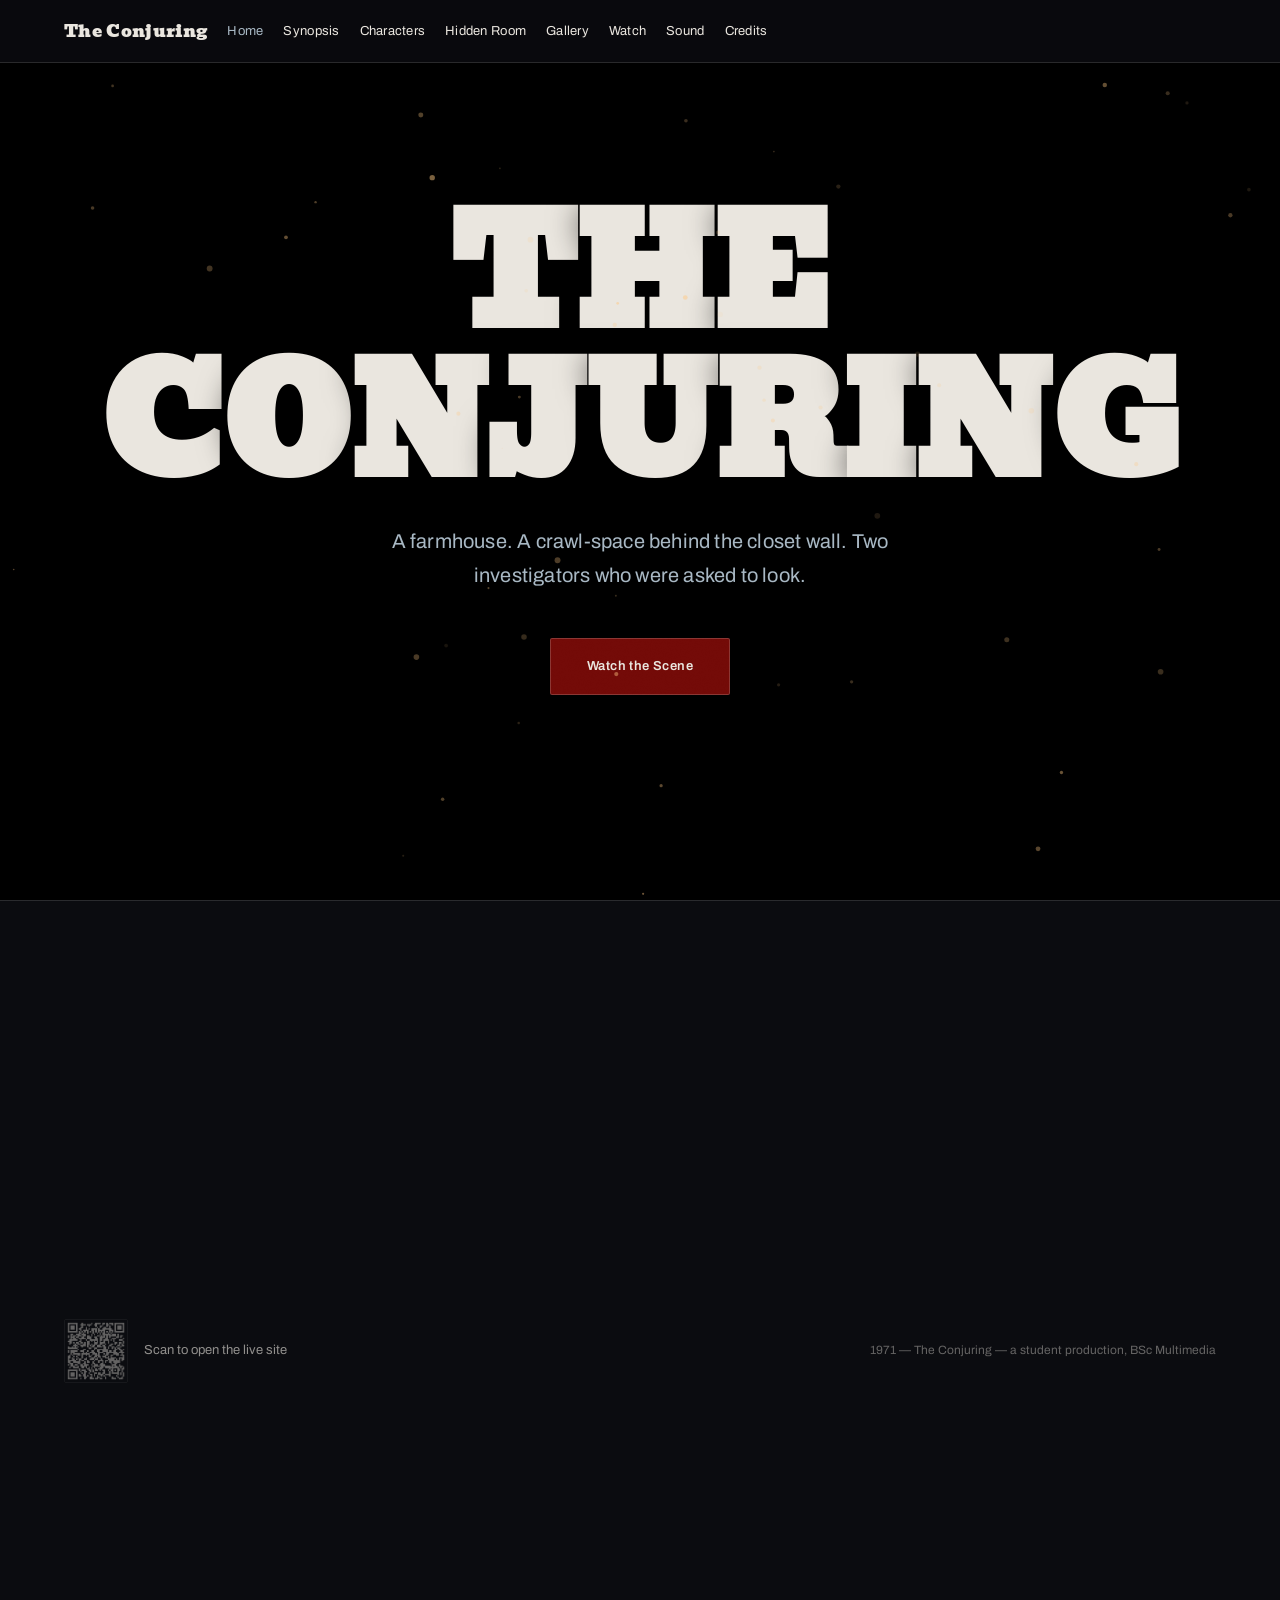
<file: index.html>
<!DOCTYPE html>
<html lang="en" class="snap-mandatory">
<head>
  <meta charset="UTF-8">
  <meta name="viewport" content="width=device-width, initial-scale=1">
  <title>The Conjuring</title>
  <meta name="description" content="The Conjuring — a 1970s supernatural horror experience. Explore the farmhouse, the hidden room, and the Warrens' investigation.">
  <link rel="icon" href="assets/favicon.ico">
  <meta property="og:type" content="website">
  <meta property="og:title" content="The Conjuring">
  <meta property="og:description" content="A 1970s supernatural horror experience — the farmhouse, the hidden room, and the Warrens' investigation.">
  <!-- TODO: replace with absolute URL before deployment (e.g. https://yourdomain.com/assets/og-image.jpeg) -->
  <meta property="og:image" content="assets/og-image.jpeg">
  <meta property="og:image:width" content="883">
  <meta property="og:image:height" content="1256">
  <meta name="twitter:card" content="summary_large_image">
  <link rel="preconnect" href="https://fonts.googleapis.com">
  <link rel="preconnect" href="https://fonts.gstatic.com" crossorigin>
  <link href="https://fonts.googleapis.com/css2?family=Bevan&family=Archivo:wght@400;500;600;700&display=swap" rel="stylesheet">
  <link rel="stylesheet" href="css/style.css">
</head>
<body>

  <!-- Grain Overlay -->
  <div class="grain-overlay" aria-hidden="true"></div>

  <!-- Jump-Scare Flash -->
  <div class="jump-flash" aria-hidden="true"></div>

  <!-- Flashlight Cursor -->
  <div class="cursor-light" aria-hidden="true"></div>

  <!-- Scroll Progress Candle -->
  <div class="scroll-progress" aria-hidden="true">
    <div class="scroll-progress__track">
      <div class="scroll-progress__flame"></div>
    </div>
  </div>

  <!-- Navigation -->
  <nav class="nav" role="navigation" aria-label="Main navigation">
    <a href="index.html" class="nav__logo">The Conjuring</a>
    <button class="nav__burger" aria-label="Toggle menu" aria-expanded="false">
      <span></span><span></span><span></span>
    </button>
    <div class="nav__links">
      <a href="index.html" class="nav__link active">Home</a>
      <a href="synopsis.html" class="nav__link">Synopsis</a>
      <a href="characters.html" class="nav__link">Characters</a>
      <a href="hidden-room.html" class="nav__link">Hidden Room</a>
      <a href="gallery.html" class="nav__link">Gallery</a>
      <a href="watch.html" class="nav__link">Watch</a>
      <a href="sound.html" class="nav__link">Sound</a>
      <a href="credits.html" class="nav__link">Credits</a>
    </div>
  </nav>

  <!-- Hero Section -->
  <header class="hero snap-section" id="top">
    <div class="hero__bg" data-animate>
      <img src="assets/hero/hero-farmhouse-dusk-poster.jpeg" alt="Farmhouse at dusk" width="1920" height="1080">
    </div>
    <div class="hero__gradient" aria-hidden="true"></div>
    <div class="hero__flicker" aria-hidden="true"></div>
    <canvas class="particle-canvas" aria-hidden="true"></canvas>

    <div class="hero__content">
      <h1 class="hero__title">
        <span class="word">
          <span class="letter">T</span><span class="letter">H</span><span class="letter">E</span>
        </span>
        <span class="word">
          <span class="letter">C</span><span class="letter">O</span><span class="letter">N</span><span class="letter">J</span><span class="letter">U</span><span class="letter">R</span><span class="letter">I</span><span class="letter">N</span><span class="letter">G</span>
        </span>
      </h1>
      <p class="hero__tagline">A farmhouse. A crawl-space behind the closet wall. Two investigators who were asked to look.</p>
      <div class="magnetic-wrap">
        <a href="watch.html" class="btn">Watch the Scene</a>
      </div>
    </div>

    <div class="hero__sweep" aria-hidden="true"></div>
  </header>

  <!-- Footer -->
  <footer class="site-footer snap-section">
    <div class="site-footer__qr">
      <div class="qr-code">
        <img src="assets/qr/qr-code.png" alt="QR code to live site" onerror="this.style.display='none';this.parentElement.textContent='QR CODE';">
      </div>
      <p style="font-size:0.8125rem;color:var(--ink);opacity:0.6;margin:0;">Scan to open the live site</p>
    </div>
    <p class="site-footer__copy">1971 — The Conjuring — a student production, BSc Multimedia</p>
  </footer>

  <!-- Scripts -->
  <script src="js/nav.js"></script>
  <script src="js/cursor.js"></script>
  <script src="js/particles.js"></script>
  <script src="js/reveal.js"></script>
  <script src="js/magnetic.js"></script>
  <script src="js/transitions.js"></script>
  <script src="js/flash-beat.js"></script>
</body>
</html>
</file>
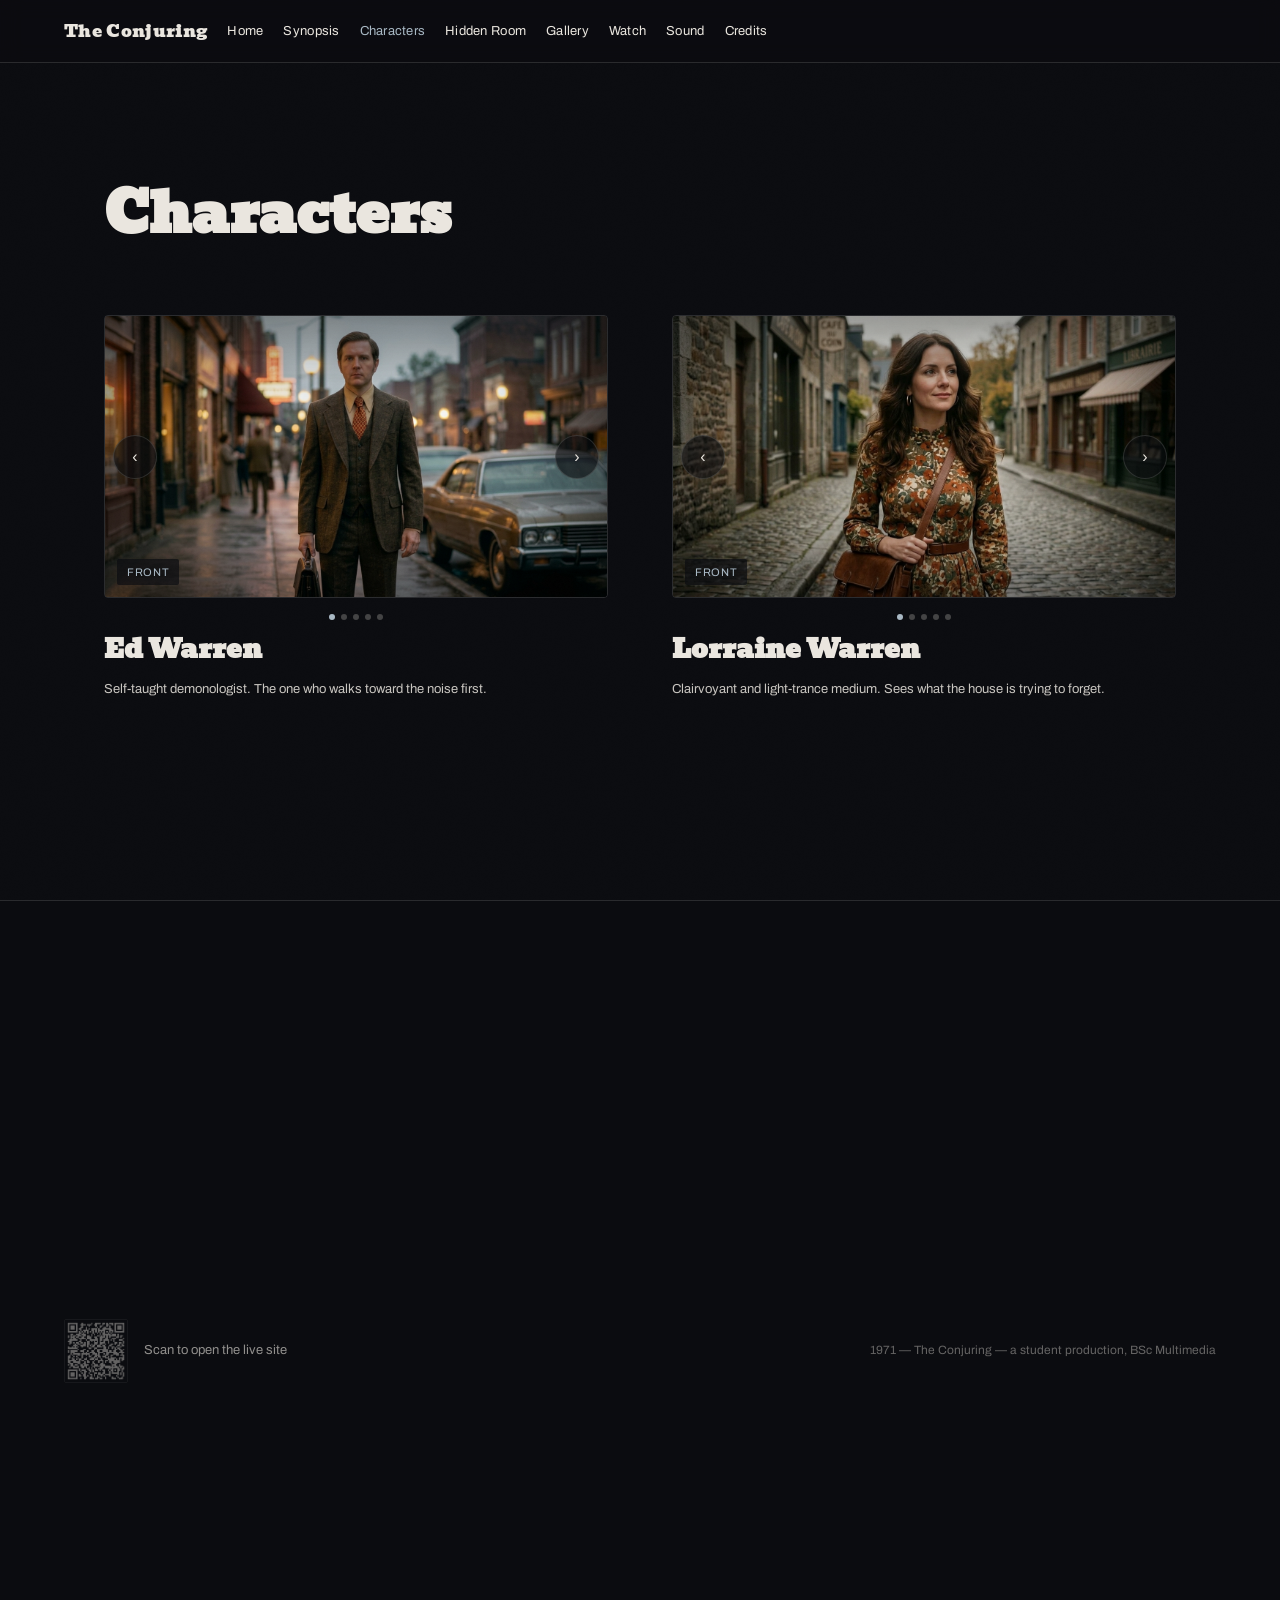
<file: characters.html>
<!DOCTYPE html>
<html lang="en" class="snap-proximity">
<head>
  <meta charset="UTF-8">
  <meta name="viewport" content="width=device-width, initial-scale=1">
  <title>Characters — The Conjuring</title>
  <meta name="description" content="Meet Ed and Lorraine Warren — the investigators at the heart of The Conjuring.">
  <link rel="icon" href="assets/favicon.ico">
  <meta property="og:type" content="website">
  <meta property="og:title" content="Characters — The Conjuring">
  <meta property="og:description" content="Meet Ed and Lorraine Warren — the investigators at the heart of The Conjuring.">
  <meta property="og:image" content="assets/og-image.jpeg">
  <meta property="og:image:width" content="883">
  <meta property="og:image:height" content="1256">
  <meta name="twitter:card" content="summary_large_image">
  <link rel="preconnect" href="https://fonts.googleapis.com">
  <link rel="preconnect" href="https://fonts.gstatic.com" crossorigin>
  <link href="https://fonts.googleapis.com/css2?family=Bevan&family=Archivo:wght@400;500;600;700&display=swap" rel="stylesheet">
  <link rel="stylesheet" href="css/style.css">
</head>
<body>

  <div class="grain-overlay" aria-hidden="true"></div>
  <div class="cursor-light" aria-hidden="true"></div>
  <div class="scroll-progress" aria-hidden="true">
    <div class="scroll-progress__track">
      <div class="scroll-progress__flame"></div>
    </div>
  </div>

  <nav class="nav" role="navigation" aria-label="Main navigation">
    <a href="index.html" class="nav__logo">The Conjuring</a>
    <button class="nav__burger" aria-label="Toggle menu" aria-expanded="false">
      <span></span><span></span><span></span>
    </button>
    <div class="nav__links">
      <a href="index.html" class="nav__link">Home</a>
      <a href="synopsis.html" class="nav__link">Synopsis</a>
      <a href="characters.html" class="nav__link active">Characters</a>
      <a href="hidden-room.html" class="nav__link">Hidden Room</a>
      <a href="gallery.html" class="nav__link">Gallery</a>
      <a href="watch.html" class="nav__link">Watch</a>
      <a href="sound.html" class="nav__link">Sound</a>
      <a href="credits.html" class="nav__link">Credits</a>
    </div>
  </nav>

  <!-- Characters Section -->
  <section class="section snap-section" id="characters" style="padding-top: calc(var(--space-section) + 3.5rem);">
    <h2 class="section__title scramble-heading">Characters</h2>

    <div class="characters-grid">

      <!-- Ed Warren -->
      <div class="character-card reveal">
        <div class="carousel tilt-card">
          <div class="carousel__track">
            <div class="carousel__slide"><img src="assets/characters/ed/ed-front.jpeg" alt="Ed Warren — Front view" width="600" height="800"></div>
            <div class="carousel__slide"><img src="assets/characters/ed/ed-full-body.jpeg" alt="Ed Warren — Full Body view" width="600" height="800"></div>
            <div class="carousel__slide"><img src="assets/characters/ed/ed-side.jpeg" alt="Ed Warren — Side view" width="600" height="800"></div>
            <div class="carousel__slide"><img src="assets/characters/ed/ed-close-up.jpeg" alt="Ed Warren — Close-Up view" width="600" height="800"></div>
            <div class="carousel__slide"><img src="assets/characters/ed/ed-back.jpeg" alt="Ed Warren — Back view" width="600" height="800"></div>
          </div>
          <div class="carousel__vignette" aria-hidden="true"></div>
          <span class="carousel__label">Front</span>
          <button class="carousel__btn carousel__btn--prev" aria-label="Previous angle">&#8249;</button>
          <button class="carousel__btn carousel__btn--next" aria-label="Next angle">&#8250;</button>
        </div>
        <div class="carousel__dots">
          <span class="carousel__dot active"></span>
          <span class="carousel__dot"></span>
          <span class="carousel__dot"></span>
          <span class="carousel__dot"></span>
          <span class="carousel__dot"></span>
        </div>
        <h3 class="character-card__name">Ed Warren</h3>
        <p class="character-card__desc">Self-taught demonologist. The one who walks toward the noise first.</p>
      </div>

      <!-- Lorraine Warren -->
      <div class="character-card reveal">
        <div class="carousel tilt-card">
          <div class="carousel__track">
            <div class="carousel__slide"><img src="assets/characters/lorraine/lorraine-front.jpeg" alt="Lorraine Warren — Front view" width="600" height="800"></div>
            <div class="carousel__slide"><img src="assets/characters/lorraine/lorraine-full-body.jpeg" alt="Lorraine Warren — Full Body view" width="600" height="800"></div>
            <div class="carousel__slide"><img src="assets/characters/lorraine/lorraine-side.jpeg" alt="Lorraine Warren — Side view" width="600" height="800"></div>
            <div class="carousel__slide"><img src="assets/characters/lorraine/lorraine-close-up.jpeg" alt="Lorraine Warren — Close-Up view" width="600" height="800"></div>
            <div class="carousel__slide"><img src="assets/characters/lorraine/lorraine-back.jpeg" alt="Lorraine Warren — Back view" width="600" height="800"></div>
          </div>
          <div class="carousel__vignette" aria-hidden="true"></div>
          <span class="carousel__label">Front</span>
          <button class="carousel__btn carousel__btn--prev" aria-label="Previous angle">&#8249;</button>
          <button class="carousel__btn carousel__btn--next" aria-label="Next angle">&#8250;</button>
        </div>
        <div class="carousel__dots">
          <span class="carousel__dot active"></span>
          <span class="carousel__dot"></span>
          <span class="carousel__dot"></span>
          <span class="carousel__dot"></span>
          <span class="carousel__dot"></span>
        </div>
        <h3 class="character-card__name">Lorraine Warren</h3>
        <p class="character-card__desc">Clairvoyant and light-trance medium. Sees what the house is trying to forget.</p>
      </div>

    </div>
  </section>

  <footer class="site-footer snap-section">
    <div class="site-footer__qr">
      <div class="qr-code">
        <img src="assets/qr/qr-code.png" alt="QR code to live site" onerror="this.style.display='none';this.parentElement.textContent='QR CODE';">
      </div>
      <p style="font-size:0.8125rem;color:var(--ink);opacity:0.6;margin:0;">Scan to open the live site</p>
    </div>
    <p class="site-footer__copy">1971 — The Conjuring — a student production, BSc Multimedia</p>
  </footer>

  <script src="js/nav.js"></script>
  <script src="js/cursor.js"></script>
  <script src="js/reveal.js"></script>
  <script src="js/carousel.js"></script>
  <script src="js/tilt.js"></script>
  <script src="js/magnetic.js"></script>
  <script src="js/transitions.js"></script>
</body>
</html>
</file>
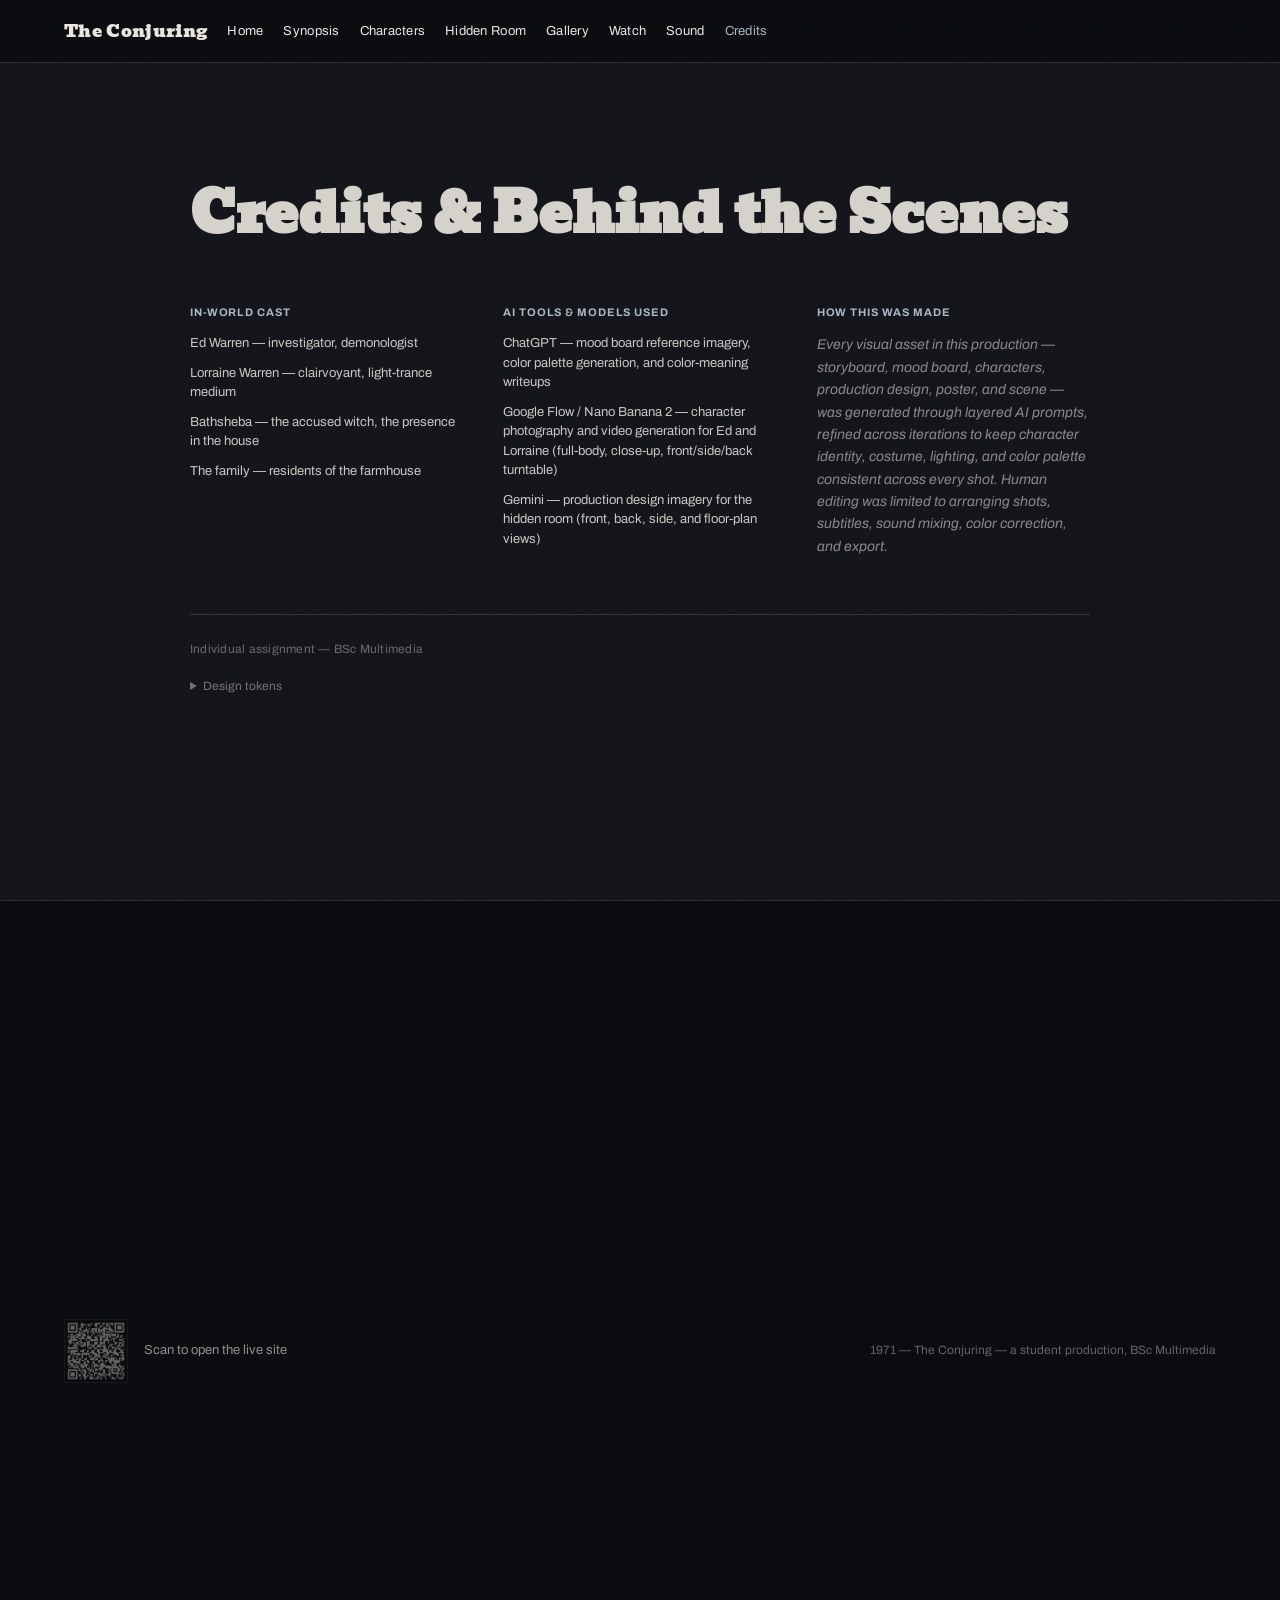
<file: credits.html>
<!DOCTYPE html>
<html lang="en" class="snap-proximity">
<head>
  <meta charset="UTF-8">
  <meta name="viewport" content="width=device-width, initial-scale=1">
  <title>Credits — The Conjuring</title>
  <meta name="description" content="Credits, cast, AI tools used, and production notes for The Conjuring student project.">
  <link rel="icon" href="assets/favicon.ico">
  <meta property="og:type" content="website">
  <meta property="og:title" content="Credits — The Conjuring">
  <meta property="og:description" content="Credits, cast, AI tools used, and production notes for The Conjuring student project.">
  <meta property="og:image" content="assets/og-image.jpeg">
  <meta property="og:image:width" content="883">
  <meta property="og:image:height" content="1256">
  <meta name="twitter:card" content="summary_large_image">
  <link rel="preconnect" href="https://fonts.googleapis.com">
  <link rel="preconnect" href="https://fonts.gstatic.com" crossorigin>
  <link href="https://fonts.googleapis.com/css2?family=Bevan&family=Archivo:wght@400;500;600;700&display=swap" rel="stylesheet">
  <link rel="stylesheet" href="css/style.css">
</head>
<body>

  <div class="grain-overlay" aria-hidden="true"></div>
  <div class="cursor-light" aria-hidden="true"></div>
  <div class="scroll-progress" aria-hidden="true">
    <div class="scroll-progress__track">
      <div class="scroll-progress__flame"></div>
    </div>
  </div>

  <nav class="nav" role="navigation" aria-label="Main navigation">
    <a href="index.html" class="nav__logo">The Conjuring</a>
    <button class="nav__burger" aria-label="Toggle menu" aria-expanded="false">
      <span></span><span></span><span></span>
    </button>
    <div class="nav__links">
      <a href="index.html" class="nav__link">Home</a>
      <a href="synopsis.html" class="nav__link">Synopsis</a>
      <a href="characters.html" class="nav__link">Characters</a>
      <a href="hidden-room.html" class="nav__link">Hidden Room</a>
      <a href="gallery.html" class="nav__link">Gallery</a>
      <a href="watch.html" class="nav__link">Watch</a>
      <a href="sound.html" class="nav__link">Sound</a>
      <a href="credits.html" class="nav__link active">Credits</a>
    </div>
  </nav>

  <!-- Credits Section -->
  <section class="credits snap-section" id="credits" style="padding-top: calc(var(--space-section) + 3.5rem);">
    <div class="credits__inner">
      <h2 class="section__title scramble-heading reveal" style="opacity:0.9;">Credits &amp; Behind the Scenes</h2>

      <div class="credits__grid reveal">
        <div>
          <h3 class="credits__col-title">In-World Cast</h3>
          <ul class="credits__list">
            <li>Ed Warren — investigator, demonologist</li>
            <li>Lorraine Warren — clairvoyant, light-trance medium</li>
            <li>Bathsheba — the accused witch, the presence in the house</li>
            <li>The family — residents of the farmhouse</li>
          </ul>
        </div>
        <div>
          <h3 class="credits__col-title">AI Tools &amp; Models Used</h3>
          <ul class="credits__list">
            <li>ChatGPT — mood board reference imagery, color palette generation, and color-meaning writeups</li>
            <li>Google Flow / Nano Banana 2 — character photography and video generation for Ed and Lorraine (full-body, close-up, front/side/back turntable)</li>
            <li>Gemini — production design imagery for the hidden room (front, back, side, and floor-plan views)</li>
          </ul>
        </div>
        <div>
          <h3 class="credits__col-title">How This Was Made</h3>
          <p class="credits__note">Every visual asset in this production — storyboard, mood board, characters, production design, poster, and scene — was generated through layered AI prompts, refined across iterations to keep character identity, costume, lighting, and color palette consistent across every shot. Human editing was limited to arranging shots, subtitles, sound mixing, color correction, and export.</p>
        </div>
      </div>

      <div class="credits__footer reveal">
        <p class="credits__assignment">Individual assignment — BSc Multimedia</p>
        <details>
          <summary>Design tokens</summary>
          <div style="font-family:monospace;margin-top:0.625rem;display:flex;flex-direction:column;gap:0.25rem;font-size:0.75rem;">
            <div>bg #0B0C10 · crimson #730A07 · pale blue #A8B8C4 · barnwood #5C4033 · ink #EAE6DF</div>
            <div>headline: Bevan · body: Archivo</div>
            <div>type scale: 12 / 14 / 15 / 17 / 26 / 40 / 56 / 150px · spacing unit: 8px</div>
          </div>
        </details>
      </div>
    </div>
  </section>

  <footer class="site-footer snap-section">
    <div class="site-footer__qr">
      <div class="qr-code">
        <img src="assets/qr/qr-code.png" alt="QR code to live site" onerror="this.style.display='none';this.parentElement.textContent='QR CODE';">
      </div>
      <p style="font-size:0.8125rem;color:var(--ink);opacity:0.6;margin:0;">Scan to open the live site</p>
    </div>
    <p class="site-footer__copy">1971 — The Conjuring — a student production, BSc Multimedia</p>
  </footer>

  <script src="js/nav.js"></script>
  <script src="js/cursor.js"></script>
  <script src="js/reveal.js"></script>
  <script src="js/magnetic.js"></script>
  <script src="js/transitions.js"></script>
</body>
</html>
</file>
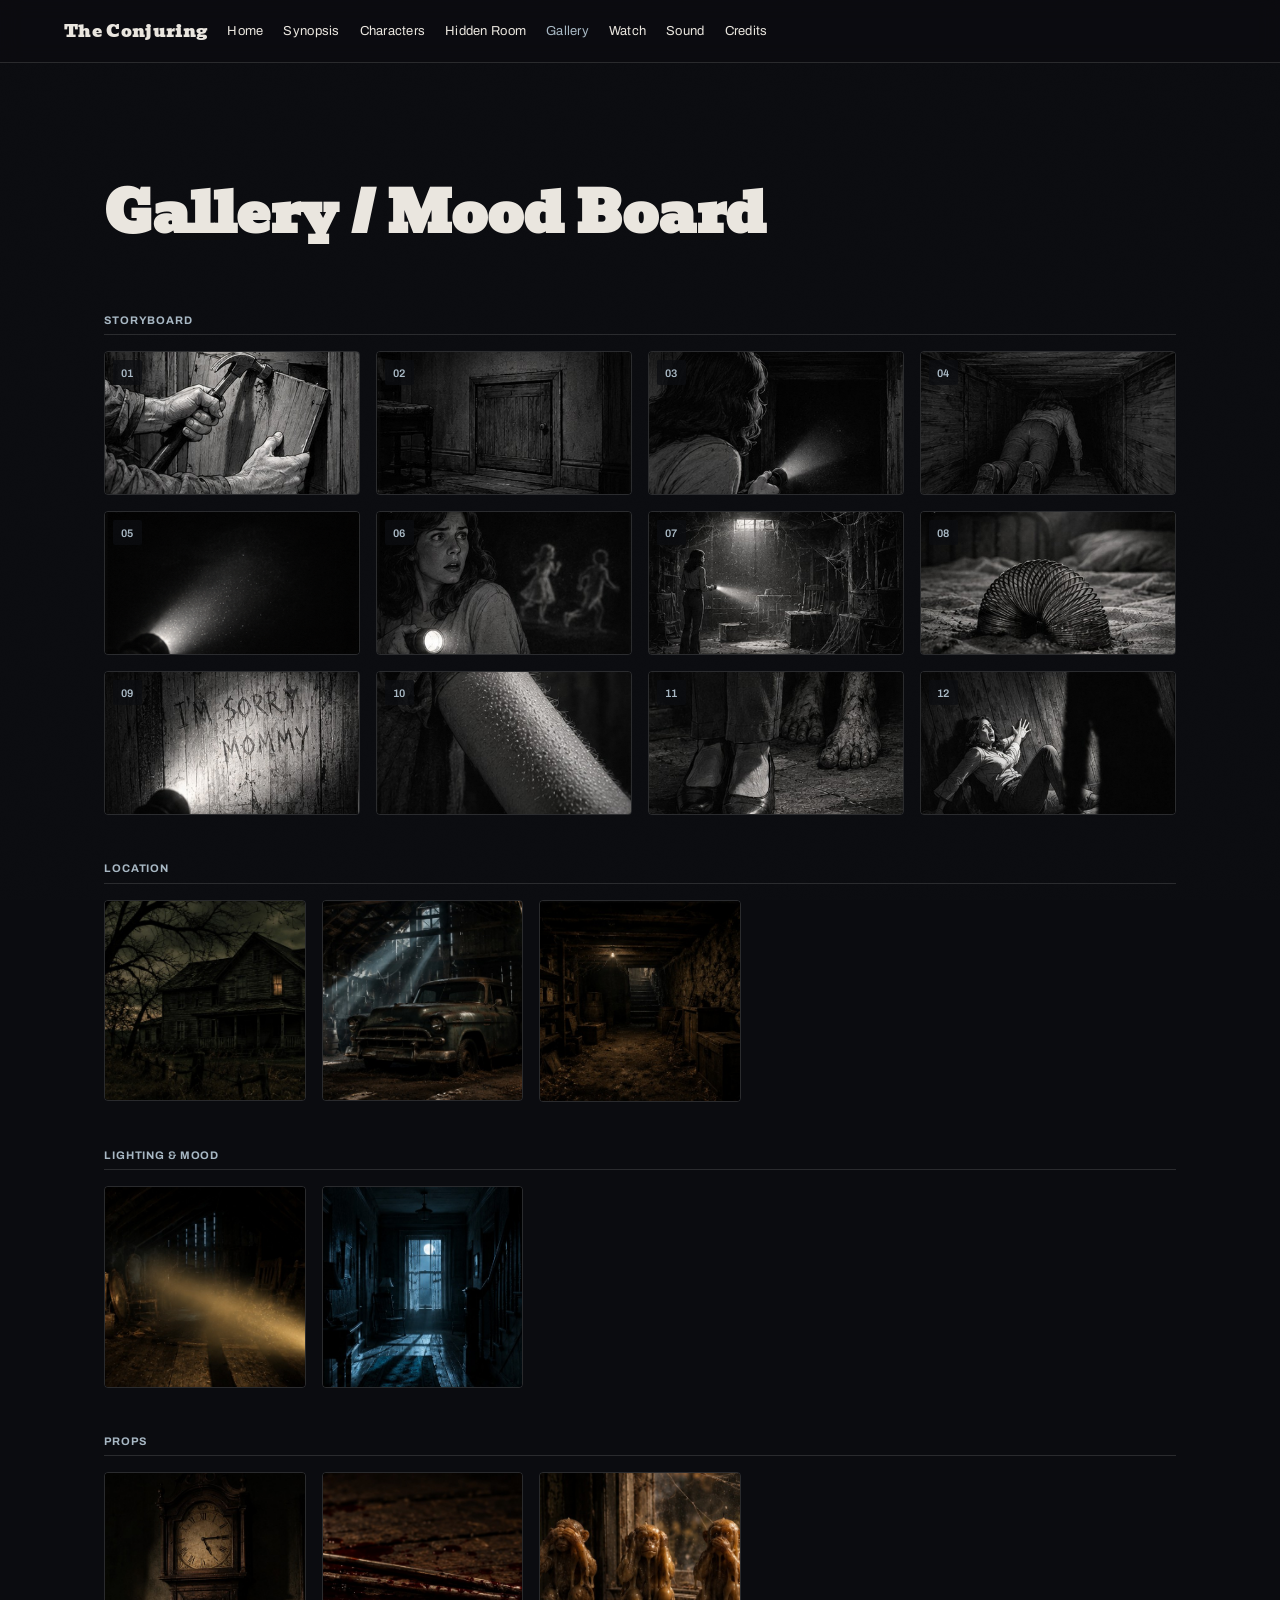
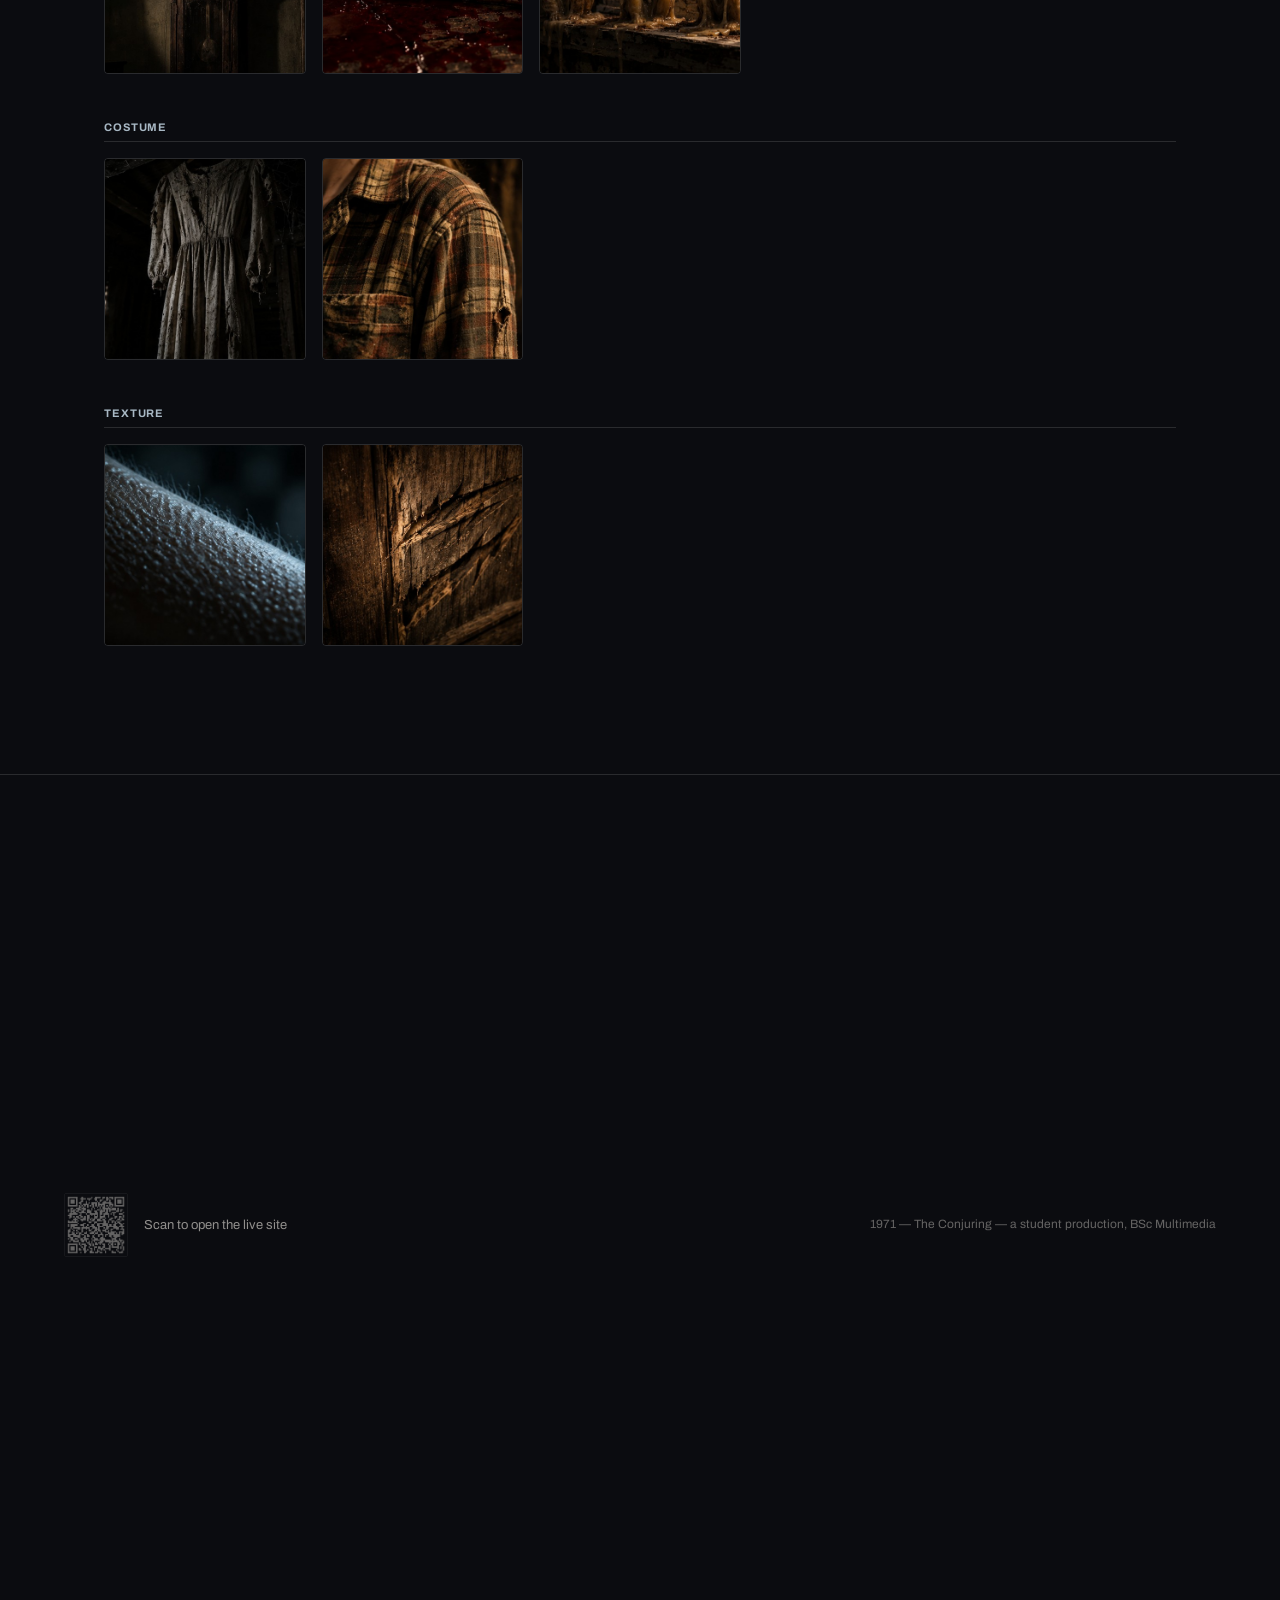
<file: gallery.html>
<!DOCTYPE html>
<html lang="en" class="snap-proximity">
<head>
  <meta charset="UTF-8">
  <meta name="viewport" content="width=device-width, initial-scale=1">
  <title>Gallery — The Conjuring</title>
  <meta name="description" content="Mood board gallery — location, lighting, props, costume, and texture references for The Conjuring.">
  <link rel="icon" href="assets/favicon.ico">
  <meta property="og:type" content="website">
  <meta property="og:title" content="Gallery — The Conjuring">
  <meta property="og:description" content="Mood board gallery — location, lighting, props, costume, and texture references for The Conjuring.">
  <meta property="og:image" content="assets/og-image.jpeg">
  <meta property="og:image:width" content="883">
  <meta property="og:image:height" content="1256">
  <meta name="twitter:card" content="summary_large_image">
  <link rel="preconnect" href="https://fonts.googleapis.com">
  <link rel="preconnect" href="https://fonts.gstatic.com" crossorigin>
  <link href="https://fonts.googleapis.com/css2?family=Bevan&family=Archivo:wght@400;500;600;700&display=swap" rel="stylesheet">
  <link rel="stylesheet" href="css/style.css">
</head>
<body>

  <div class="grain-overlay" aria-hidden="true"></div>
  <div class="cursor-light" aria-hidden="true"></div>
  <div class="scroll-progress" aria-hidden="true">
    <div class="scroll-progress__track">
      <div class="scroll-progress__flame"></div>
    </div>
  </div>

  <nav class="nav" role="navigation" aria-label="Main navigation">
    <a href="index.html" class="nav__logo">The Conjuring</a>
    <button class="nav__burger" aria-label="Toggle menu" aria-expanded="false">
      <span></span><span></span><span></span>
    </button>
    <div class="nav__links">
      <a href="index.html" class="nav__link">Home</a>
      <a href="synopsis.html" class="nav__link">Synopsis</a>
      <a href="characters.html" class="nav__link">Characters</a>
      <a href="hidden-room.html" class="nav__link">Hidden Room</a>
      <a href="gallery.html" class="nav__link active">Gallery</a>
      <a href="watch.html" class="nav__link">Watch</a>
      <a href="sound.html" class="nav__link">Sound</a>
      <a href="credits.html" class="nav__link">Credits</a>
    </div>
  </nav>

  <!-- Gallery Section -->
  <section class="section snap-section" id="gallery" style="padding-top: calc(var(--space-section) + 3.5rem);">
    <h2 class="section__title scramble-heading">Gallery / Mood Board</h2>

    <!-- Storyboard -->
    <div class="gallery-category reveal">
      <h3 class="gallery-category__title">Storyboard</h3>
      <div class="storyboard-grid">
        <div class="storyboard-frame gallery-item"><img src="assets/storyboard/storyboard-frame-01.jpg" alt="Storyboard frame 1" width="1920" height="1080"><span class="storyboard-frame__label">01</span></div>
        <div class="storyboard-frame gallery-item"><img src="assets/storyboard/storyboard-frame-02.jpg" alt="Storyboard frame 2" width="1920" height="1080"><span class="storyboard-frame__label">02</span></div>
        <div class="storyboard-frame gallery-item"><img src="assets/storyboard/storyboard-frame-03.jpg" alt="Storyboard frame 3" width="1920" height="1080"><span class="storyboard-frame__label">03</span></div>
        <div class="storyboard-frame gallery-item"><img src="assets/storyboard/storyboard-frame-04.jpg" alt="Storyboard frame 4" width="1920" height="1080"><span class="storyboard-frame__label">04</span></div>
        <div class="storyboard-frame gallery-item"><img src="assets/storyboard/storyboard-frame-05.png" alt="Storyboard frame 5" width="1920" height="1080"><span class="storyboard-frame__label">05</span></div>
        <div class="storyboard-frame gallery-item"><img src="assets/storyboard/storyboard-frame-06.jpg" alt="Storyboard frame 6" width="1920" height="1080"><span class="storyboard-frame__label">06</span></div>
        <div class="storyboard-frame gallery-item"><img src="assets/storyboard/storyboard-frame-07.jpg" alt="Storyboard frame 7" width="1920" height="1080"><span class="storyboard-frame__label">07</span></div>
        <div class="storyboard-frame gallery-item"><img src="assets/storyboard/storyboard-frame-08.jpg" alt="Storyboard frame 8" width="1920" height="1080"><span class="storyboard-frame__label">08</span></div>
        <div class="storyboard-frame gallery-item"><img src="assets/storyboard/storyboard-frame-09.jpg" alt="Storyboard frame 9" width="1920" height="1080"><span class="storyboard-frame__label">09</span></div>
        <div class="storyboard-frame gallery-item"><img src="assets/storyboard/storyboard-frame-10.jpg" alt="Storyboard frame 10" width="1920" height="1080"><span class="storyboard-frame__label">10</span></div>
        <div class="storyboard-frame gallery-item"><img src="assets/storyboard/storyboard-frame-11.jpg" alt="Storyboard frame 11" width="1920" height="1080"><span class="storyboard-frame__label">11</span></div>
        <div class="storyboard-frame gallery-item"><img src="assets/storyboard/storyboard-frame-12.jpg" alt="Storyboard frame 12" width="1920" height="1080"><span class="storyboard-frame__label">12</span></div>
      </div>
    </div>

    <!-- Location -->
    <div class="gallery-category reveal">
      <h3 class="gallery-category__title">Location</h3>
      <div class="gallery-grid">
        <div class="gallery-item tilt-card"><img src="assets/gallery/location/location-farmhouse-exterior.jpg" alt="Farmhouse exterior" width="400" height="400"></div>
        <div class="gallery-item tilt-card"><img src="assets/gallery/location/location-barn-interior.jpg" alt="Barn interior" width="400" height="400"></div>
        <div class="gallery-item tilt-card"><img src="assets/gallery/location/location-cellar-interior.jpg" alt="Cellar interior" width="400" height="400"></div>
      </div>
    </div>

    <!-- Lighting & Mood -->
    <div class="gallery-category reveal">
      <h3 class="gallery-category__title">Lighting &amp; Mood</h3>
      <div class="gallery-grid">
        <div class="gallery-item tilt-card"><img src="assets/gallery/lighting/lighting-attic-flashlight.jpg" alt="Attic flashlight lighting" width="400" height="400"></div>
        <div class="gallery-item tilt-card"><img src="assets/gallery/lighting/lighting-hallway-moonlight.jpg" alt="Hallway moonlight" width="400" height="400"></div>
      </div>
    </div>

    <!-- Props -->
    <div class="gallery-category reveal">
      <h3 class="gallery-category__title">Props</h3>
      <div class="gallery-grid">
        <div class="gallery-item tilt-card"><img src="assets/gallery/props/props-grandfather-clock.jpg" alt="Grandfather clock" width="400" height="400"></div>
        <div class="gallery-item tilt-card"><img src="assets/gallery/props/props-knitting-needles.jpg" alt="Knitting needles" width="400" height="400"></div>
        <div class="gallery-item tilt-card"><img src="assets/gallery/props/props-wax-monkeys.jpg" alt="Wax monkeys" width="400" height="400"></div>
      </div>
    </div>

    <!-- Costume -->
    <div class="gallery-category reveal">
      <h3 class="gallery-category__title">Costume</h3>
      <div class="gallery-grid">
        <div class="gallery-item tilt-card"><img src="assets/gallery/costume/costume-grey-dress.jpg" alt="Grey dress" width="400" height="400"></div>
        <div class="gallery-item tilt-card"><img src="assets/gallery/costume/costume-plaid-shirt.jpg" alt="Plaid shirt" width="400" height="400"></div>
      </div>
    </div>

    <!-- Texture -->
    <div class="gallery-category reveal">
      <h3 class="gallery-category__title">Texture</h3>
      <div class="gallery-grid">
        <div class="gallery-item tilt-card"><img src="assets/gallery/texture/texture-goosebump-skin.jpg" alt="Goosebump skin texture" width="400" height="400"></div>
        <div class="gallery-item tilt-card"><img src="assets/gallery/texture/texture-scratched-door.jpg" alt="Scratched door texture" width="400" height="400"></div>
      </div>
    </div>
  </section>

  <!-- Lightbox -->
  <div class="lightbox" aria-hidden="true">
    <button class="lightbox__close" aria-label="Close lightbox">&times;</button>
    <button class="lightbox__nav lightbox__nav--prev" aria-label="Previous image">&#8249;</button>
    <img class="lightbox__img" alt="">
    <button class="lightbox__nav lightbox__nav--next" aria-label="Next image">&#8250;</button>
  </div>

  <footer class="site-footer snap-section">
    <div class="site-footer__qr">
      <div class="qr-code">
        <img src="assets/qr/qr-code.png" alt="QR code to live site" onerror="this.style.display='none';this.parentElement.textContent='QR CODE';">
      </div>
      <p style="font-size:0.8125rem;color:var(--ink);opacity:0.6;margin:0;">Scan to open the live site</p>
    </div>
    <p class="site-footer__copy">1971 — The Conjuring — a student production, BSc Multimedia</p>
  </footer>

  <script src="js/nav.js"></script>
  <script src="js/cursor.js"></script>
  <script src="js/reveal.js"></script>
  <script src="js/tilt.js"></script>
  <script src="js/lightbox.js"></script>
  <script src="js/magnetic.js"></script>
  <script src="js/transitions.js"></script>
</body>
</html>
</file>
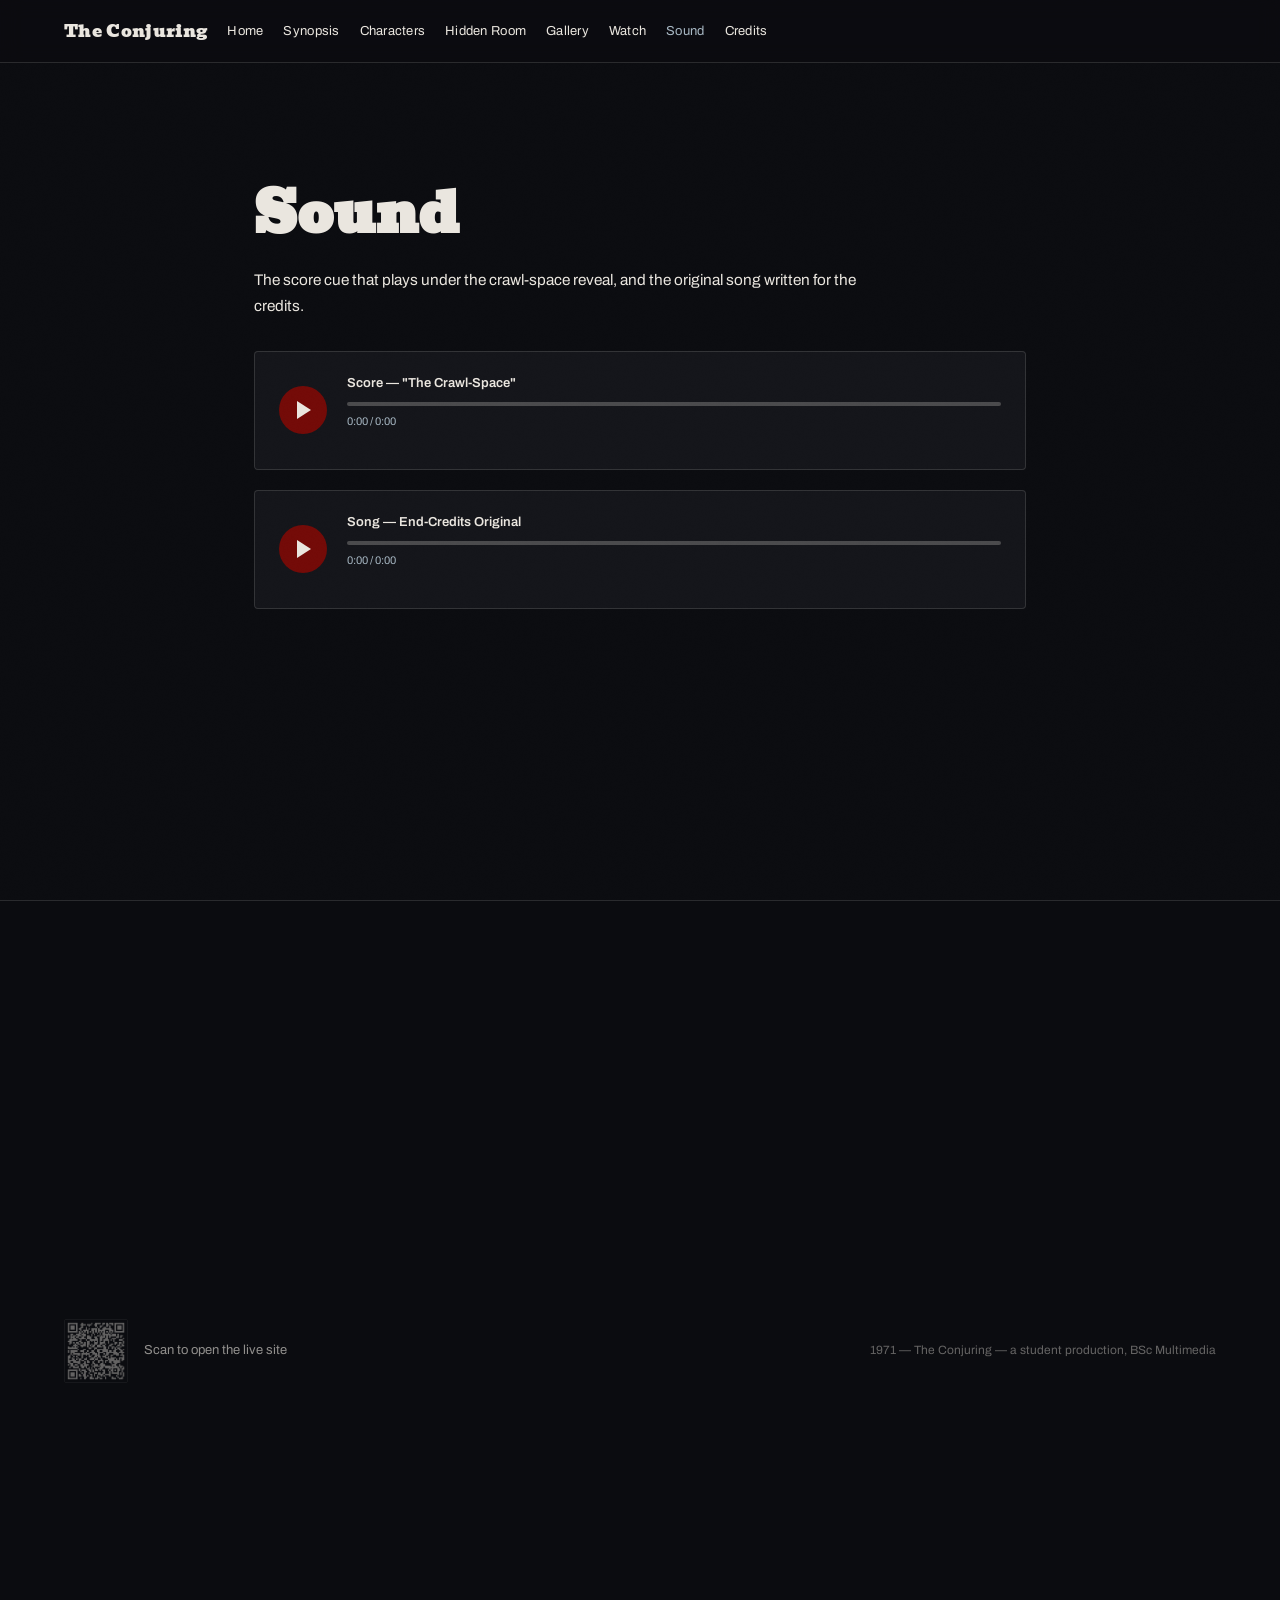
<file: sound.html>
<!DOCTYPE html>
<html lang="en" class="snap-proximity">
<head>
  <meta charset="UTF-8">
  <meta name="viewport" content="width=device-width, initial-scale=1">
  <title>Sound — The Conjuring</title>
  <meta name="description" content="The score and song from The Conjuring — custom-styled audio players.">
  <link rel="icon" href="assets/favicon.ico">
  <meta property="og:type" content="website">
  <meta property="og:title" content="Sound — The Conjuring">
  <meta property="og:description" content="The score and song from The Conjuring — custom-styled audio players.">
  <meta property="og:image" content="assets/og-image.jpeg">
  <meta property="og:image:width" content="883">
  <meta property="og:image:height" content="1256">
  <meta name="twitter:card" content="summary_large_image">
  <link rel="preconnect" href="https://fonts.googleapis.com">
  <link rel="preconnect" href="https://fonts.gstatic.com" crossorigin>
  <link href="https://fonts.googleapis.com/css2?family=Bevan&family=Archivo:wght@400;500;600;700&display=swap" rel="stylesheet">
  <link rel="stylesheet" href="css/style.css">
</head>
<body>

  <div class="grain-overlay" aria-hidden="true"></div>
  <div class="cursor-light" aria-hidden="true"></div>
  <div class="scroll-progress" aria-hidden="true">
    <div class="scroll-progress__track">
      <div class="scroll-progress__flame"></div>
    </div>
  </div>

  <nav class="nav" role="navigation" aria-label="Main navigation">
    <a href="index.html" class="nav__logo">The Conjuring</a>
    <button class="nav__burger" aria-label="Toggle menu" aria-expanded="false">
      <span></span><span></span><span></span>
    </button>
    <div class="nav__links">
      <a href="index.html" class="nav__link">Home</a>
      <a href="synopsis.html" class="nav__link">Synopsis</a>
      <a href="characters.html" class="nav__link">Characters</a>
      <a href="hidden-room.html" class="nav__link">Hidden Room</a>
      <a href="gallery.html" class="nav__link">Gallery</a>
      <a href="watch.html" class="nav__link">Watch</a>
      <a href="sound.html" class="nav__link active">Sound</a>
      <a href="credits.html" class="nav__link">Credits</a>
    </div>
  </nav>

  <!-- Sound Section -->
  <section class="section snap-section" id="sound" style="padding-top: calc(var(--space-section) + 3.5rem); max-width: 900px;">
    <h2 class="section__title scramble-heading reveal">Sound</h2>
    <p class="section__subtitle reveal">The score cue that plays under the crawl-space reveal, and the original song written for the credits.</p>

    <div style="display:flex;flex-direction:column;gap:1.25rem;margin-top:2rem;">

      <!-- Score Player -->
      <div class="audio-player reveal">
        <button class="audio-player__btn" aria-label="Play or pause score">
          <div class="play-icon"></div>
          <div class="pause-icon" style="display:none;"><span></span><span></span></div>
        </button>
        <div class="audio-player__info">
          <p class="audio-player__title">Score — "The Crawl-Space"</p>
          <div class="audio-player__progress">
            <div class="audio-player__progress-bar"></div>
          </div>
          <p class="audio-player__time">0:00 / 0:00</p>
          <audio preload="metadata">
            <source src="assets/sound/background-score.mpeg" type="audio/mpeg">
          </audio>
        </div>
      </div>

      <!-- Song Player -->
      <div class="audio-player reveal">
        <button class="audio-player__btn" aria-label="Play or pause song">
          <div class="play-icon"></div>
          <div class="pause-icon" style="display:none;"><span></span><span></span></div>
        </button>
        <div class="audio-player__info">
          <p class="audio-player__title">Song — End-Credits Original</p>
          <div class="audio-player__progress">
            <div class="audio-player__progress-bar"></div>
          </div>
          <p class="audio-player__time">0:00 / 0:00</p>
          <audio preload="metadata">
            <source src="assets/sound/original-song.mpeg" type="audio/mpeg">
          </audio>
        </div>
      </div>

    </div>
  </section>

  <footer class="site-footer snap-section">
    <div class="site-footer__qr">
      <div class="qr-code">
        <img src="assets/qr/qr-code.png" alt="QR code to live site" onerror="this.style.display='none';this.parentElement.textContent='QR CODE';">
      </div>
      <p style="font-size:0.8125rem;color:var(--ink);opacity:0.6;margin:0;">Scan to open the live site</p>
    </div>
    <p class="site-footer__copy">1971 — The Conjuring — a student production, BSc Multimedia</p>
  </footer>

  <script src="js/nav.js"></script>
  <script src="js/cursor.js"></script>
  <script src="js/reveal.js"></script>
  <script src="js/magnetic.js"></script>
  <script src="js/transitions.js"></script>
  <script src="js/audio-player.js"></script>
</body>
</html>
</file>
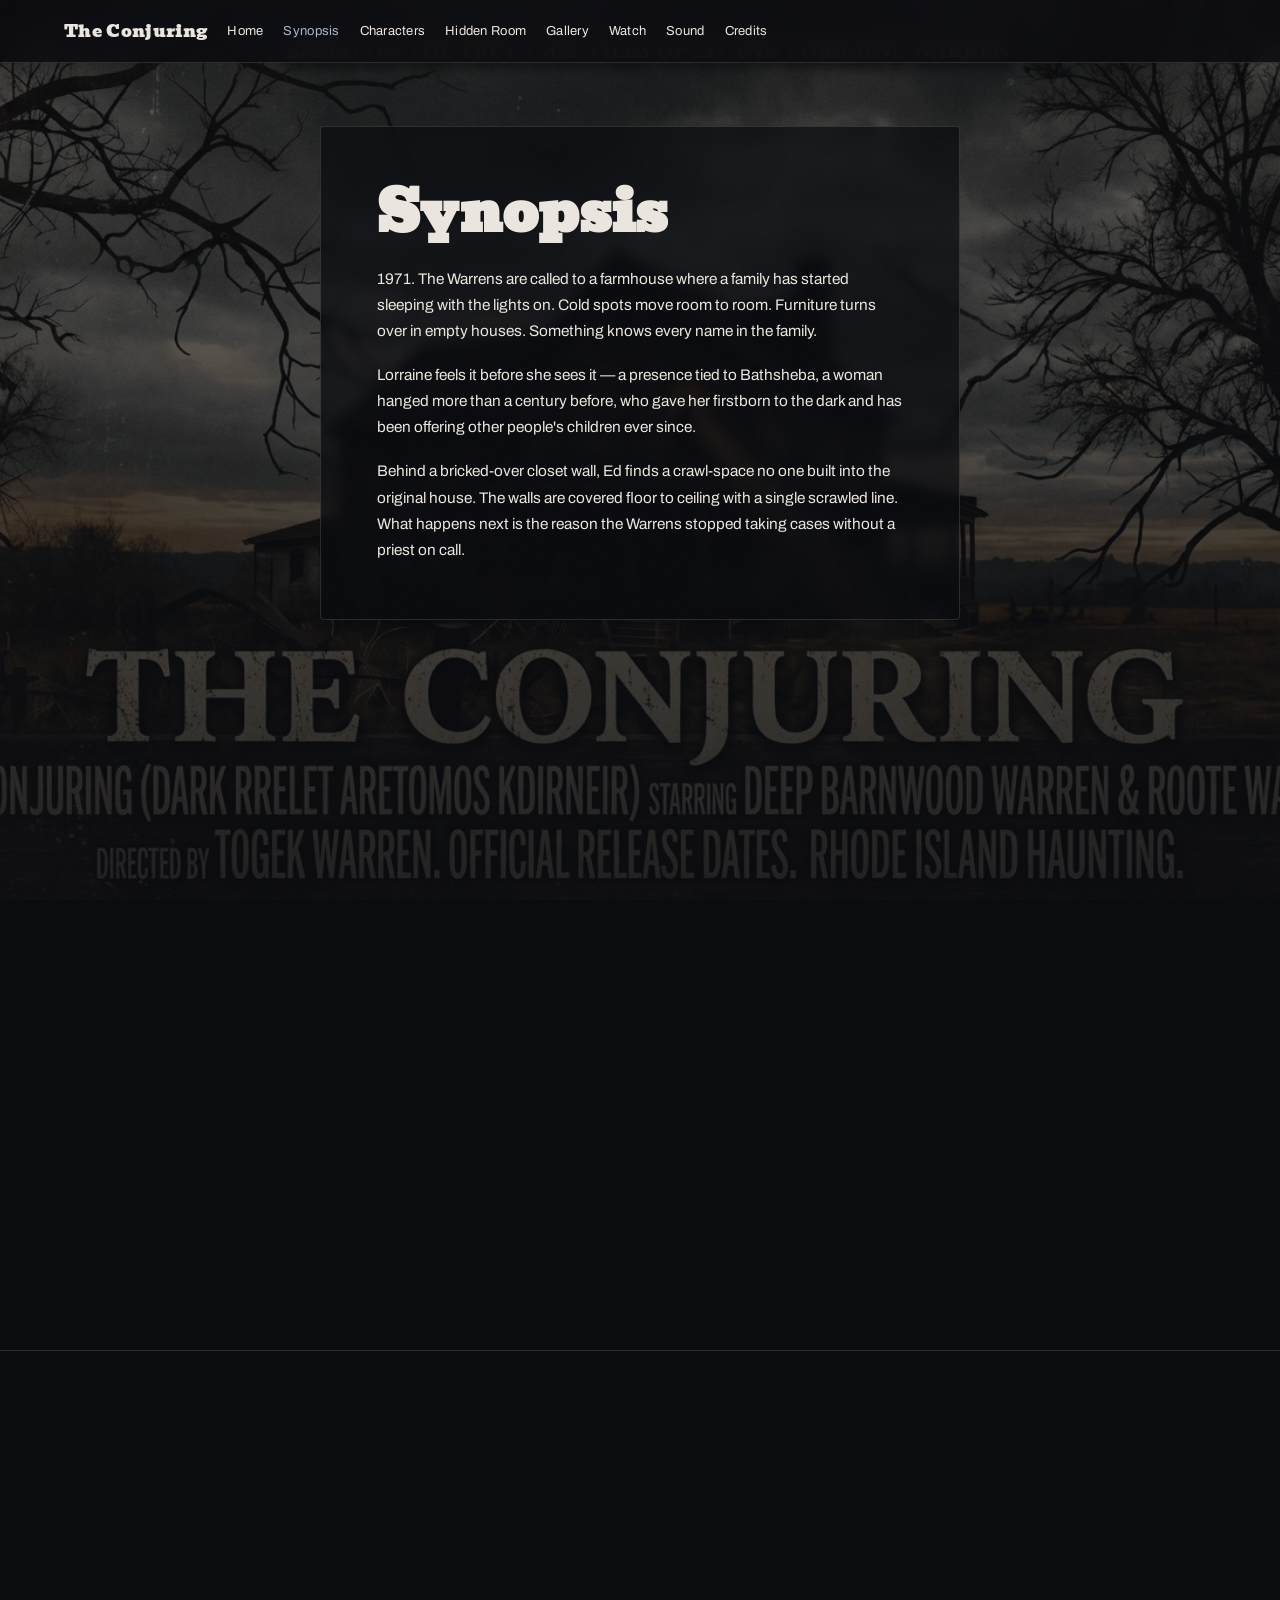
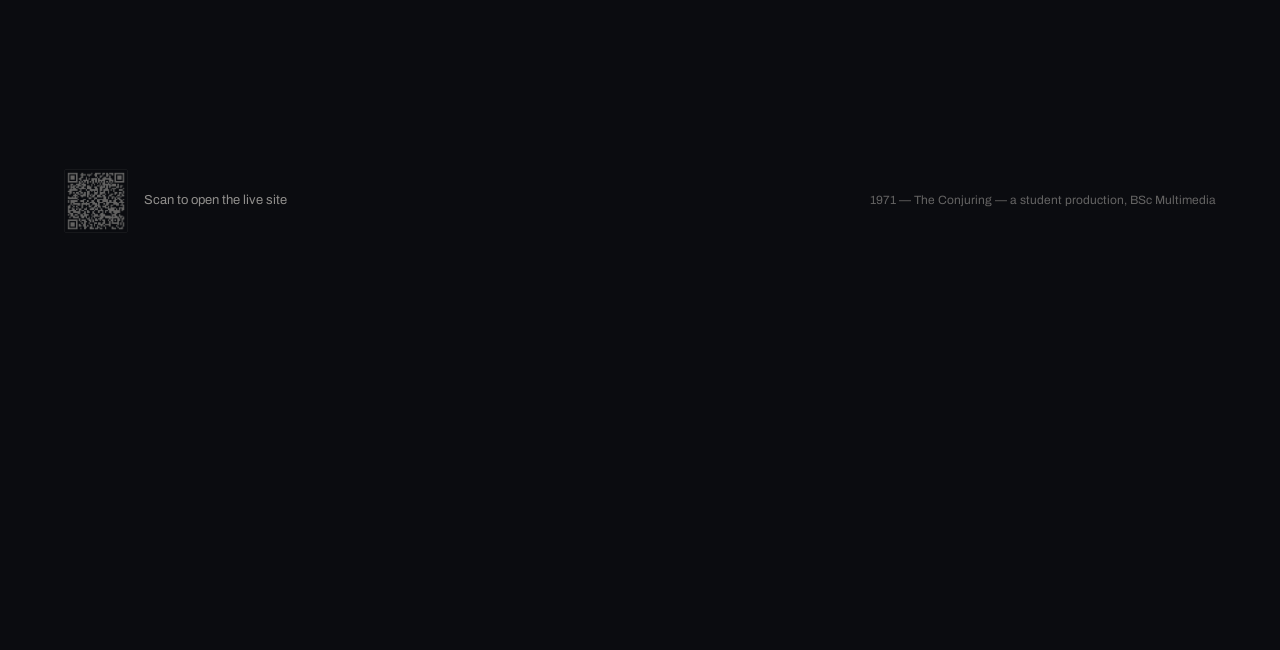
<file: synopsis.html>
<!DOCTYPE html>
<html lang="en" class="snap-proximity">
<head>
  <meta charset="UTF-8">
  <meta name="viewport" content="width=device-width, initial-scale=1">
  <title>Synopsis — The Conjuring</title>
  <meta name="description" content="The story of The Conjuring — the Warrens, the farmhouse, and the presence behind the wall.">
  <link rel="icon" href="assets/favicon.ico">
  <meta property="og:type" content="website">
  <meta property="og:title" content="Synopsis — The Conjuring">
  <meta property="og:description" content="The story of The Conjuring — the Warrens, the farmhouse, and the presence behind the wall.">
  <meta property="og:image" content="assets/og-image.jpeg">
  <meta property="og:image:width" content="883">
  <meta property="og:image:height" content="1256">
  <meta name="twitter:card" content="summary_large_image">
  <link rel="preconnect" href="https://fonts.googleapis.com">
  <link rel="preconnect" href="https://fonts.gstatic.com" crossorigin>
  <link href="https://fonts.googleapis.com/css2?family=Bevan&family=Archivo:wght@400;500;600;700&display=swap" rel="stylesheet">
  <link rel="stylesheet" href="css/style.css">
</head>
<body>

  <div class="grain-overlay" aria-hidden="true"></div>
  <div class="cursor-light" aria-hidden="true"></div>
  <div class="scroll-progress" aria-hidden="true">
    <div class="scroll-progress__track">
      <div class="scroll-progress__flame"></div>
    </div>
  </div>

  <nav class="nav" role="navigation" aria-label="Main navigation">
    <a href="index.html" class="nav__logo">The Conjuring</a>
    <button class="nav__burger" aria-label="Toggle menu" aria-expanded="false">
      <span></span><span></span><span></span>
    </button>
    <div class="nav__links">
      <a href="index.html" class="nav__link">Home</a>
      <a href="synopsis.html" class="nav__link active">Synopsis</a>
      <a href="characters.html" class="nav__link">Characters</a>
      <a href="hidden-room.html" class="nav__link">Hidden Room</a>
      <a href="gallery.html" class="nav__link">Gallery</a>
      <a href="watch.html" class="nav__link">Watch</a>
      <a href="sound.html" class="nav__link">Sound</a>
      <a href="credits.html" class="nav__link">Credits</a>
    </div>
  </nav>

  <!-- Synopsis Section -->
  <section class="synopsis snap-section" id="synopsis">
    <div class="synopsis__scroll">
      <div class="synopsis__bg">
        <img src="assets/hero/hero-farmhouse-dusk-poster.jpeg" alt="Farmhouse mood" width="1920" height="1080">
        <div class="synopsis__bg-overlay"></div>
      </div>
      <div class="synopsis__card">
        <div class="synopsis__card-inner reveal">
          <h2 class="section__title scramble-heading">Synopsis</h2>
          <p>1971. The Warrens are called to a farmhouse where a family has started sleeping with the lights on. Cold spots move room to room. Furniture turns over in empty houses. Something knows every name in the family.</p>
          <p>Lorraine feels it before she sees it — a presence tied to Bathsheba, a woman hanged more than a century before, who gave her firstborn to the dark and has been offering other people's children ever since.</p>
          <p>Behind a bricked-over closet wall, Ed finds a crawl-space no one built into the original house. The walls are covered floor to ceiling with a single scrawled line. What happens next is the reason the Warrens stopped taking cases without a priest on call.</p>
        </div>
      </div>
    </div>
  </section>

  <footer class="site-footer snap-section">
    <div class="site-footer__qr">
      <div class="qr-code">
        <img src="assets/qr/qr-code.png" alt="QR code to live site" onerror="this.style.display='none';this.parentElement.textContent='QR CODE';">
      </div>
      <p style="font-size:0.8125rem;color:var(--ink);opacity:0.6;margin:0;">Scan to open the live site</p>
    </div>
    <p class="site-footer__copy">1971 — The Conjuring — a student production, BSc Multimedia</p>
  </footer>

  <script src="js/nav.js"></script>
  <script src="js/cursor.js"></script>
  <script src="js/reveal.js"></script>
  <script src="js/magnetic.js"></script>
  <script src="js/transitions.js"></script>
</body>
</html>
</file>
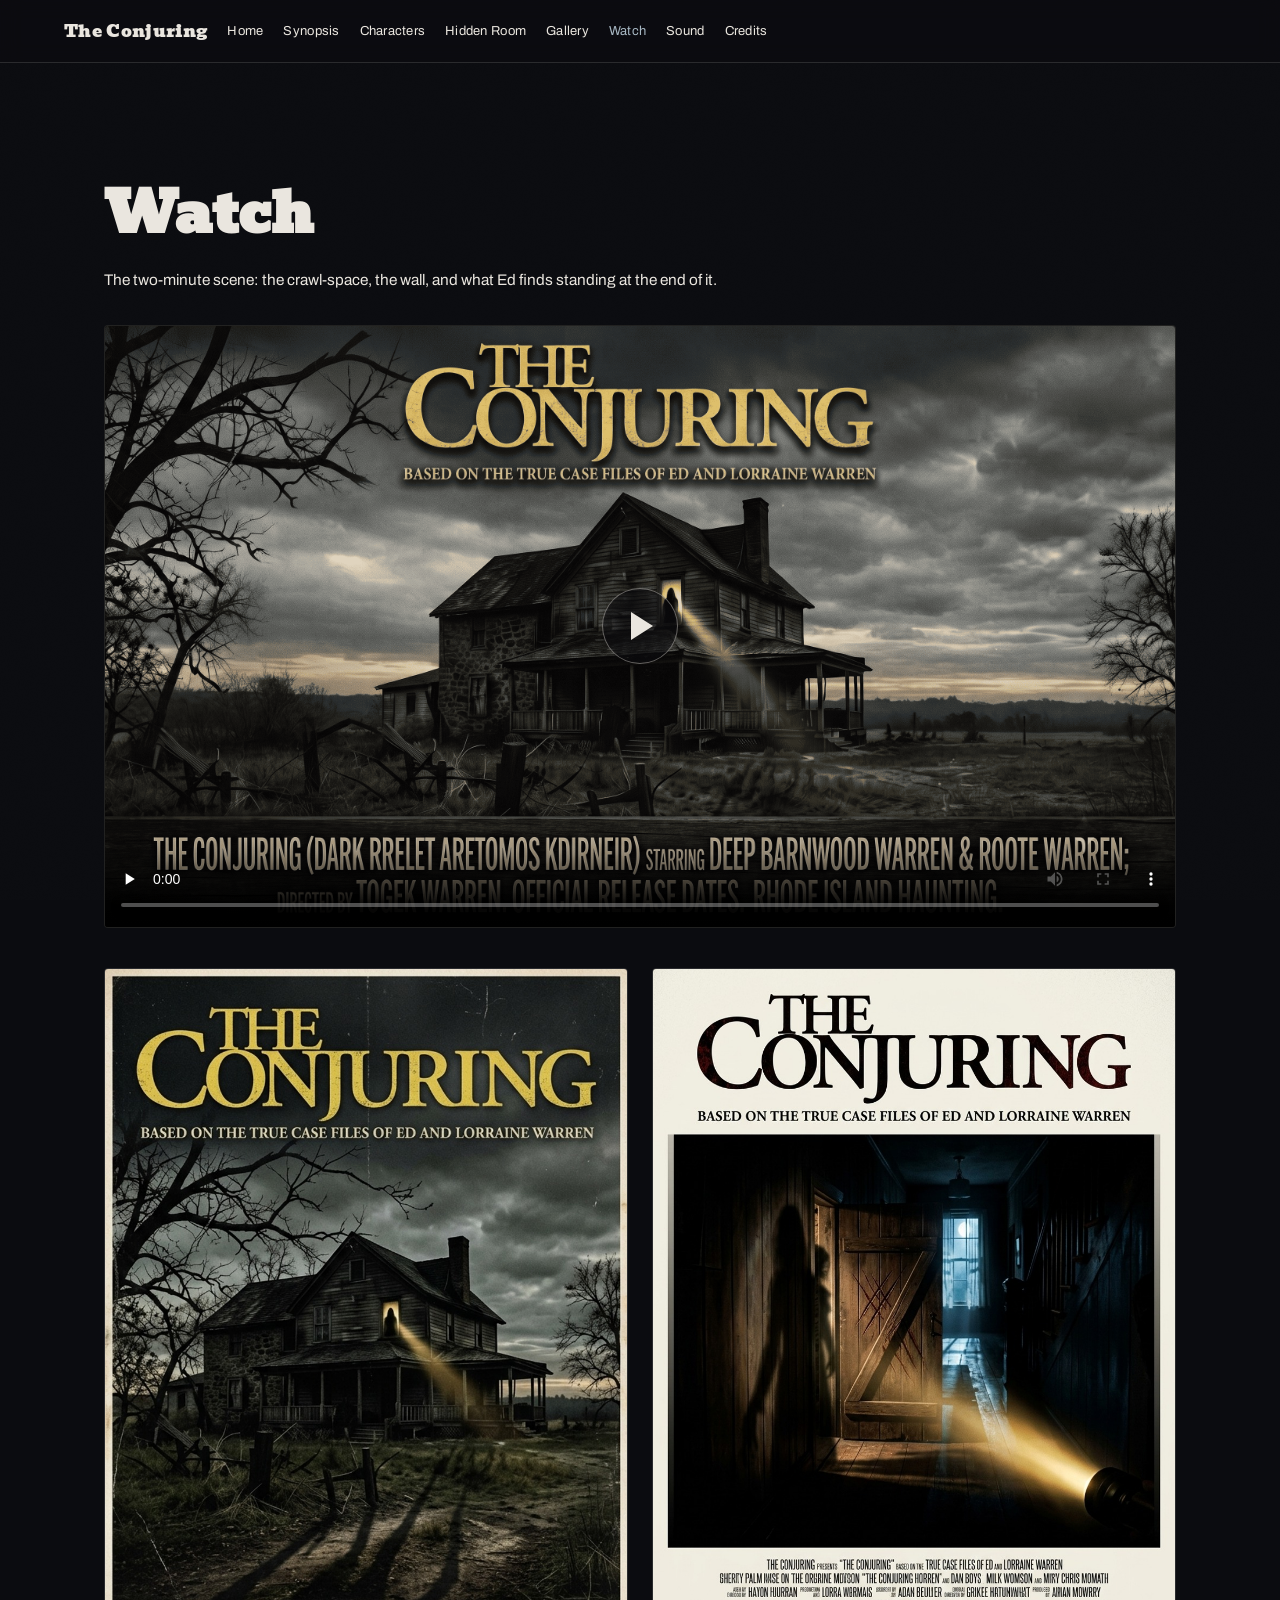
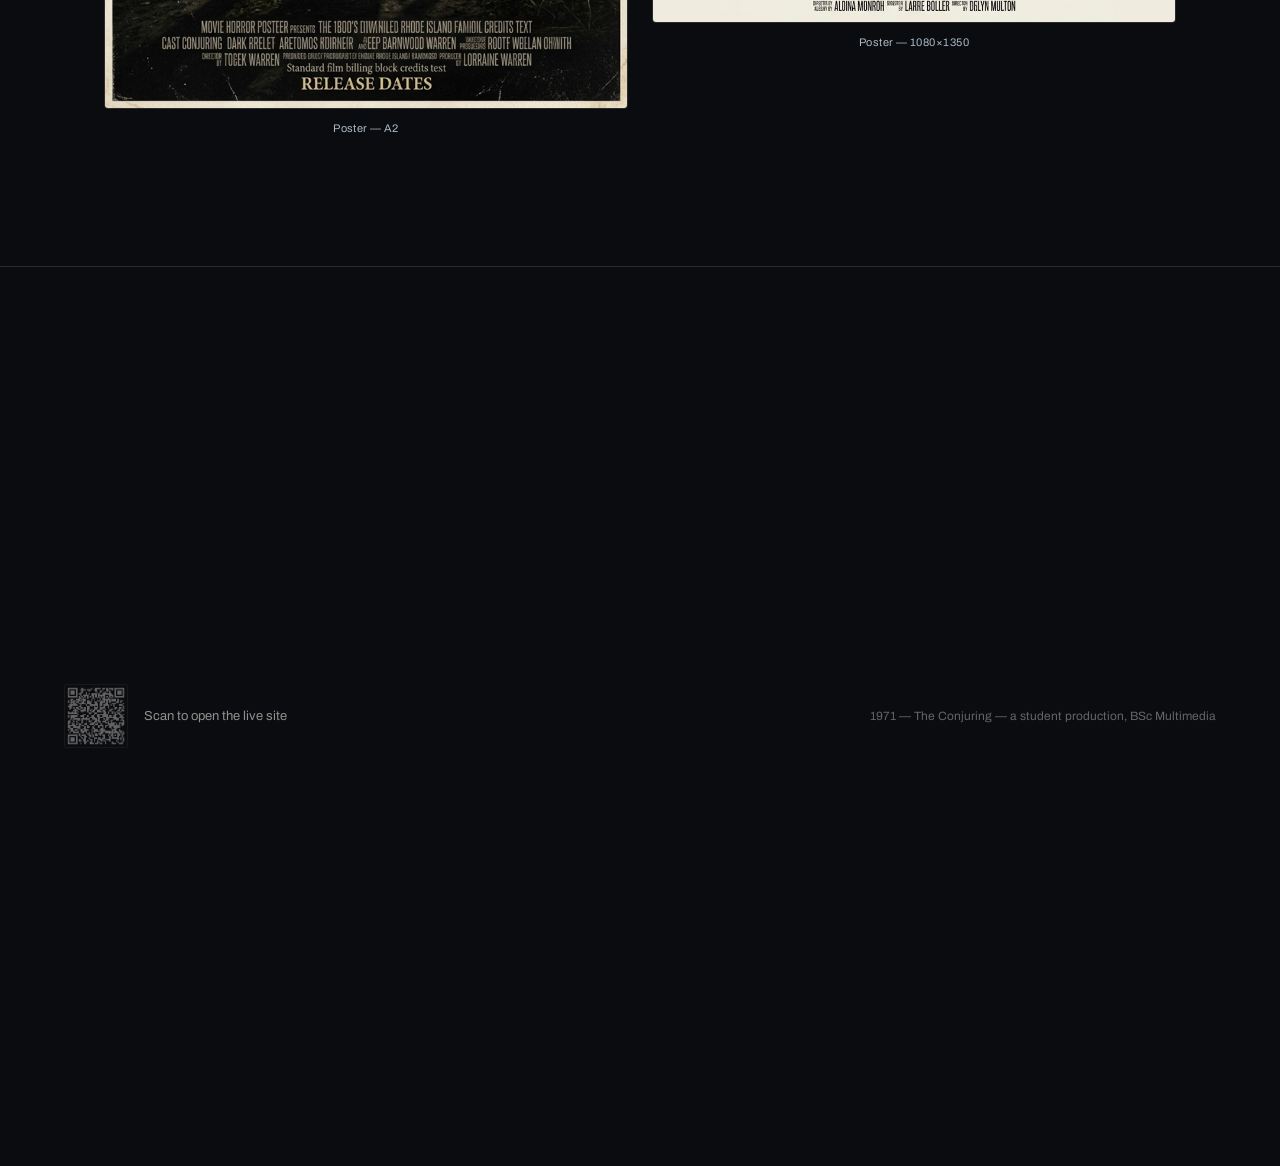
<file: watch.html>
<!DOCTYPE html>
<html lang="en" class="snap-proximity">
<head>
  <meta charset="UTF-8">
  <meta name="viewport" content="width=device-width, initial-scale=1">
  <title>Watch — The Conjuring</title>
  <meta name="description" content="Watch the two-minute crawl-space scene from The Conjuring.">
  <link rel="icon" href="assets/favicon.ico">
  <meta property="og:type" content="website">
  <meta property="og:title" content="Watch — The Conjuring">
  <meta property="og:description" content="Watch the two-minute crawl-space scene from The Conjuring.">
  <meta property="og:image" content="assets/og-image.jpeg">
  <meta property="og:image:width" content="883">
  <meta property="og:image:height" content="1256">
  <meta name="twitter:card" content="summary_large_image">
  <link rel="preconnect" href="https://fonts.googleapis.com">
  <link rel="preconnect" href="https://fonts.gstatic.com" crossorigin>
  <link href="https://fonts.googleapis.com/css2?family=Bevan&family=Archivo:wght@400;500;600;700&display=swap" rel="stylesheet">
  <link rel="stylesheet" href="css/style.css">
</head>
<body>

  <div class="grain-overlay" aria-hidden="true"></div>
  <div class="cursor-light" aria-hidden="true"></div>
  <div class="scroll-progress" aria-hidden="true">
    <div class="scroll-progress__track">
      <div class="scroll-progress__flame"></div>
    </div>
  </div>

  <nav class="nav" role="navigation" aria-label="Main navigation">
    <a href="index.html" class="nav__logo">The Conjuring</a>
    <button class="nav__burger" aria-label="Toggle menu" aria-expanded="false">
      <span></span><span></span><span></span>
    </button>
    <div class="nav__links">
      <a href="index.html" class="nav__link">Home</a>
      <a href="synopsis.html" class="nav__link">Synopsis</a>
      <a href="characters.html" class="nav__link">Characters</a>
      <a href="hidden-room.html" class="nav__link">Hidden Room</a>
      <a href="gallery.html" class="nav__link">Gallery</a>
      <a href="watch.html" class="nav__link active">Watch</a>
      <a href="sound.html" class="nav__link">Sound</a>
      <a href="credits.html" class="nav__link">Credits</a>
    </div>
  </nav>

  <!-- Watch Section -->
  <section class="section snap-section" id="watch" style="padding-top: calc(var(--space-section) + 3.5rem);">
    <h2 class="section__title scramble-heading reveal">Watch</h2>
    <p class="section__subtitle reveal">The two-minute scene: the crawl-space, the wall, and what Ed finds standing at the end of it.</p>

    <div class="video-wrap reveal">
      <video id="scene-video"
             poster="assets/watch/scene-thumbnail.png"
             preload="none"
             controls
             playsinline
             width="1920" height="1080">
        <source src="assets/watch/scene-two-minute.mp4" type="video/mp4">
        Your browser does not support the video tag.
      </video>
      <button class="video-play-btn" id="video-play-btn" aria-label="Play video">
        <div class="video-play-btn__circle">
          <div class="video-play-btn__triangle"></div>
        </div>
      </button>
    </div>

    <!-- Poster Crops -->
    <div class="poster-grid reveal">
      <div class="poster-card">
        <div class="poster-card__img poster-card__img--a2">
          <img src="assets/watch/poster-a2.jpeg" alt="Poster — A2 crop" width="595" height="842">
        </div>
        <p class="poster-card__label">Poster — A2</p>
      </div>
      <div class="poster-card">
        <div class="poster-card__img poster-card__img--social">
          <img src="assets/watch/poster-1080x1350.jpeg" alt="Poster — 1080×1350 crop" width="1080" height="1350">
        </div>
        <p class="poster-card__label">Poster — 1080×1350</p>
      </div>
    </div>
  </section>

  <footer class="site-footer snap-section">
    <div class="site-footer__qr">
      <div class="qr-code">
        <img src="assets/qr/qr-code.png" alt="QR code to live site" onerror="this.style.display='none';this.parentElement.textContent='QR CODE';">
      </div>
      <p style="font-size:0.8125rem;color:var(--ink);opacity:0.6;margin:0;">Scan to open the live site</p>
    </div>
    <p class="site-footer__copy">1971 — The Conjuring — a student production, BSc Multimedia</p>
  </footer>

  <script src="js/nav.js"></script>
  <script src="js/cursor.js"></script>
  <script src="js/reveal.js"></script>
  <script src="js/magnetic.js"></script>
  <script src="js/transitions.js"></script>
  <script>
    /* Video play button overlay */
    (function () {
      var btn = document.getElementById('video-play-btn');
      var video = document.getElementById('scene-video');
      if (!btn || !video) return;

      /* Don't autoplay heavy video on slow connections or small screens */
      var isSmall = window.matchMedia('(max-width: 639px)').matches;
      var conn = navigator.connection || navigator.mozConnection || navigator.webkitConnection;
      var isSlow = conn && (conn.saveData || conn.effectiveType === '2g' || conn.effectiveType === 'slow-2g');

      if (isSmall || isSlow) {
        video.preload = 'none';
      }

      btn.addEventListener('click', function () {
        btn.style.display = 'none';
        var p = video.play();
        if (p) p.catch(function () { btn.style.display = 'flex'; });
      });

      video.addEventListener('pause', function () {
        if (video.currentTime > 0 && !video.ended) {
          btn.style.display = 'flex';
        }
      });

      video.addEventListener('play', function () {
        btn.style.display = 'none';
      });

      video.addEventListener('ended', function () {
        btn.style.display = 'flex';
      });
    })();
  </script>
</body>
</html>
</file>
<file: css/style.css>
/* ============================================================
   THE CONJURING — Design Tokens & Base Styles
   ============================================================ */

:root {
  --bg: #0B0C10;
  --ink: #EAE6DF;
  --crimson: #730A07;
  --crimson-hover: #8f0d09;
  --blue: #A8B8C4;
  --brown: #5C4033;
  --panel: #14151A;
  --line: rgba(234, 230, 223, 0.14);
  --line-strong: rgba(234, 230, 223, 0.25);

  --font-display: 'Bevan', serif;
  --font-body: 'Archivo', sans-serif;

  --fs-hero: clamp(3rem, 13vw, 9.375rem);
  --fs-h1: clamp(2rem, 5vw, 3.5rem);
  --fs-h2: clamp(1.75rem, 4vw, 2.5rem);
  --fs-h3: clamp(1.25rem, 2.5vw, 1.625rem);
  --fs-body: clamp(0.9375rem, 1.2vw, 1.0625rem);
  --fs-small: clamp(0.8125rem, 1vw, 0.9375rem);
  --fs-caption: clamp(0.6875rem, 0.8vw, 0.8125rem);

  --space-section: clamp(4rem, 10vw, 8.75rem);
  --space-page: clamp(1.25rem, 5vw, 4rem);
  --content-max: 1200px;
  --text-max: 640px;
}

/* ============================================================
   Reset & Base
   ============================================================ */

*, *::before, *::after { box-sizing: border-box; }

html {
  overflow-x: hidden;
  scroll-behavior: smooth;
}

html.snap-mandatory { scroll-snap-type: y mandatory; }
html.snap-proximity { scroll-snap-type: y proximity; }

/* ============================================================
   Scroll-Snap Sections
   ============================================================ */

.snap-section {
  scroll-snap-align: start;
  min-height: 100dvh;
}

.snap-section--auto {
  scroll-snap-align: start;
}

body {
  margin: 0;
  background: var(--bg);
  color: var(--ink);
  font-family: var(--font-body);
  font-size: var(--fs-body);
  line-height: 1.7;
  -webkit-font-smoothing: antialiased;
  -moz-osx-font-smoothing: grayscale;
}

img, video { max-width: 100%; height: auto; display: block; }
a { color: var(--blue); text-decoration: none; transition: color 0.2s; }
a:hover { color: var(--ink); }
a:focus-visible { outline: 2px solid var(--blue); outline-offset: 4px; }
button:focus-visible { outline: 2px solid var(--blue); outline-offset: 3px; }

h1, h2, h3, h4 {
  font-family: var(--font-display);
  line-height: 1.05;
  margin: 0;
}

p { margin: 0 0 1.125rem; }
p:last-child { margin-bottom: 0; }
ul { list-style: none; padding: 0; margin: 0; }

/* ============================================================
   Film Grain Overlay
   ============================================================ */

.grain-overlay {
  position: fixed;
  inset: 0;
  z-index: 30;
  pointer-events: none;
  opacity: 0.05;
  background-image: url("[data-uri]");
  background-size: 140px 140px;
  mix-blend-mode: overlay;
}

/* ============================================================
   Jump-Scare Flash
   ============================================================ */

.jump-flash {
  position: fixed;
  inset: 0;
  background: var(--ink);
  pointer-events: none;
  z-index: 100;
  opacity: 0;
  transition: opacity 0.12s ease-out;
}

.jump-flash.active { opacity: 0.92; }

/* ============================================================
   Flashlight Cursor
   ============================================================ */

.cursor-light {
  position: fixed;
  width: 260px;
  height: 260px;
  border-radius: 50%;
  pointer-events: none;
  z-index: 40;
  transform: translate(-50%, -50%);
  opacity: 0;
  transition: opacity 0.3s ease;
  background: radial-gradient(circle, rgba(255,200,130,0.28) 0%, rgba(255,200,130,0.08) 45%, transparent 70%);
  mix-blend-mode: soft-light;
}

.cursor-light.active { opacity: 1; }

/* ============================================================
   Scroll Progress — Candle Flame
   ============================================================ */

.scroll-progress {
  position: fixed;
  top: 0;
  right: 12px;
  width: 6px;
  height: 100vh;
  z-index: 45;
  pointer-events: none;
}

.scroll-progress__track {
  position: absolute;
  bottom: 0;
  left: 0;
  width: 100%;
  height: 0%;
  background: linear-gradient(to top, var(--crimson) 0%, #c4440a 60%, #ff9b3e 100%);
  border-radius: 3px;
  transition: height 0.1s linear;
  box-shadow: 0 0 8px rgba(255,155,62,0.4), 0 0 20px rgba(115,10,7,0.3);
}

.scroll-progress__flame {
  position: absolute;
  top: -14px;
  left: 50%;
  transform: translateX(-50%);
  width: 12px;
  height: 18px;
  background: radial-gradient(ellipse at 50% 80%, #ffcc44 0%, #ff7700 50%, transparent 70%);
  border-radius: 50% 50% 50% 50% / 60% 60% 40% 40%;
  filter: blur(1px);
  animation: flame-flicker 0.4s ease-in-out infinite alternate;
}

@keyframes flame-flicker {
  0% { transform: translateX(-50%) scaleX(1) scaleY(1); opacity: 1; }
  50% { transform: translateX(-50%) scaleX(0.85) scaleY(1.1); opacity: 0.85; }
  100% { transform: translateX(-50%) scaleX(1.1) scaleY(0.9); opacity: 0.95; }
}

/* ============================================================
   Navigation
   ============================================================ */

.nav {
  position: fixed;
  top: 0;
  left: 0;
  right: 0;
  z-index: 50;
  display: flex;
  align-items: center;
  gap: 1.25rem;
  padding: 1rem var(--space-page);
  background: rgba(11, 12, 16, 0.82);
  backdrop-filter: blur(10px);
  -webkit-backdrop-filter: blur(10px);
  border-bottom: 1px solid var(--line);
  transition: transform 0.3s ease;
}

.nav__logo {
  font-family: var(--font-display);
  font-size: 1.0625rem;
  letter-spacing: 0.02em;
  color: var(--ink);
  white-space: nowrap;
  flex-shrink: 0;
}

.nav__links {
  display: flex;
  gap: 1.25rem;
  overflow-x: auto;
  white-space: nowrap;
  flex: 1;
  min-width: 0;
  scrollbar-width: none;
}

.nav__links::-webkit-scrollbar { display: none; }

.nav__link {
  font-size: var(--fs-small);
  color: var(--ink);
  letter-spacing: 0.02em;
  padding: 0.25rem 0;
  position: relative;
}

.nav__link::after {
  content: '';
  position: absolute;
  bottom: 0;
  left: 0;
  right: 0;
  height: 1px;
  background: var(--blue);
  transform: scaleX(0);
  transform-origin: left;
  transition: transform 0.3s ease;
}

@media (hover: hover) and (pointer: fine) {
  .nav__link:hover::after {
    transform: scaleX(1);
    animation: flicker-line 0.6s ease forwards;
  }
}

@keyframes flicker-line {
  0% { opacity: 1; transform: scaleX(1); }
  20% { opacity: 0.3; }
  40% { opacity: 1; }
  55% { opacity: 0.15; }
  70% { opacity: 0.9; transform: scaleX(1); }
  100% { opacity: 1; transform: scaleX(1); }
}

.nav__link.active { color: var(--blue); }

.nav__burger {
  display: none;
  background: none;
  border: none;
  cursor: pointer;
  padding: 0.5rem;
  flex-shrink: 0;
}

.nav__burger span {
  display: block;
  width: 22px;
  height: 2px;
  background: var(--ink);
  margin: 5px 0;
  transition: transform 0.3s, opacity 0.3s;
}

.nav__burger.open span:nth-child(1) { transform: rotate(45deg) translate(5px, 5px); }
.nav__burger.open span:nth-child(2) { opacity: 0; }
.nav__burger.open span:nth-child(3) { transform: rotate(-45deg) translate(5px, -5px); }

/* Mobile nav */
@media (max-width: 767px) {
  .nav__links {
    position: fixed;
    top: 56px;
    left: 0;
    right: 0;
    bottom: 0;
    flex-direction: column;
    background: rgba(11, 12, 16, 0.96);
    backdrop-filter: blur(16px);
    -webkit-backdrop-filter: blur(16px);
    padding: 2rem var(--space-page);
    gap: 0;
    overflow-y: auto;
    transform: translateX(100%);
    transition: transform 0.35s cubic-bezier(0.22, 0.61, 0.36, 1);
    white-space: normal;
  }

  .nav__links.open { transform: translateX(0); }

  .nav__link {
    font-size: 1.125rem;
    padding: 1rem 0;
    border-bottom: 1px solid var(--line);
    min-height: 44px;
    display: flex;
    align-items: center;
  }

  .nav__burger { display: block; margin-left: auto; }
}

/* ============================================================
   Hero Section
   ============================================================ */

.hero {
  position: relative;
  min-height: 100dvh;
  display: flex;
  align-items: center;
  justify-content: center;
  overflow: hidden;
}

.hero__bg {
  position: absolute;
  inset: 0;
}

.hero__bg img,
.hero__bg video {
  width: 100%;
  height: 100%;
  object-fit: cover;
}

.hero__bg[data-animate] {
  animation: kenburns 24s ease-in-out infinite alternate;
}

@keyframes kenburns {
  from { transform: scale(1); }
  to { transform: scale(1.14); }
}

.hero__gradient {
  position: absolute;
  inset: 0;
  background: linear-gradient(180deg, rgba(11,12,16,0.3) 0%, rgba(11,12,16,0.55) 55%, rgba(11,12,16,0.92) 100%);
  pointer-events: none;
  z-index: 1;
}

.hero__flicker {
  position: absolute;
  inset: 0;
  background: #000;
  pointer-events: none;
  z-index: 2;
  animation: flicker 9s linear infinite;
}

@keyframes flicker {
  0%, 100% { opacity: 0; }
  90% { opacity: 0; }
  91% { opacity: 0.5; }
  92% { opacity: 0.05; }
  93% { opacity: 0.35; }
  94% { opacity: 0; }
  97% { opacity: 0; }
  97.4% { opacity: 0.92; }
  97.7% { opacity: 0; }
}

.hero__content {
  position: relative;
  z-index: 3;
  text-align: center;
  padding: 0 1.5rem;
  max-width: 900px;
  display: flex;
  flex-direction: column;
  align-items: center;
  gap: 1.75rem;
}

.hero__title {
  display: flex;
  flex-wrap: wrap;
  justify-content: center;
  gap: 0.375rem 1.375rem;
  font-family: var(--font-display);
  font-size: var(--fs-hero);
  line-height: 0.95;
  color: var(--ink);
  text-shadow: 0 4px 30px rgba(0,0,0,0.6);
}

.hero__title .word {
  display: inline-block;
  white-space: nowrap;
}

.hero__title .letter {
  display: inline-block;
  opacity: 0;
  filter: blur(8px);
  transform: translateY(12px);
}

.hero__title .letter.revealed {
  animation: letterIn 0.6s cubic-bezier(0.2, 0.8, 0.2, 1) forwards;
}

@keyframes letterIn {
  from { opacity: 0; filter: blur(8px); transform: translateY(12px); }
  to { opacity: 1; filter: blur(0); transform: translateY(0); }
}

.hero__tagline {
  font-size: clamp(1rem, 2vw, 1.25rem);
  color: var(--blue);
  letter-spacing: 0.01em;
  max-width: 520px;
}

.hero__sweep {
  position: absolute;
  inset: 0;
  background: linear-gradient(100deg, transparent 40%, rgba(234,230,223,0.16) 50%, transparent 60%);
  pointer-events: none;
  z-index: 4;
  animation: sweep 1.6s ease-out 1s 1 both;
  mix-blend-mode: overlay;
}

@keyframes sweep {
  from { transform: translateX(-130%) skewX(-12deg); }
  to { transform: translateX(230%) skewX(-12deg); }
}

/* Particle canvas */
.particle-canvas {
  position: absolute;
  inset: 0;
  z-index: 5;
  pointer-events: none;
}

/* ============================================================
   Buttons / CTA
   ============================================================ */

.btn {
  display: inline-block;
  font-family: var(--font-body);
  font-weight: 600;
  font-size: var(--fs-small);
  letter-spacing: 0.03em;
  color: var(--ink);
  background: var(--crimson);
  padding: 1rem 2.25rem;
  border-radius: 2px;
  border: 1px solid rgba(234,230,223,0.2);
  cursor: pointer;
  transition: background 0.2s, transform 0.2s;
  text-decoration: none;
  min-height: 44px;
  min-width: 44px;
  text-align: center;
}

.btn:hover { background: var(--crimson-hover); color: var(--ink); }

/* Magnetic wrapper — JS adds transform */
.magnetic-wrap { display: inline-block; transition: transform 0.2s ease-out; }

/* ============================================================
   Section — Generic
   ============================================================ */

.section {
  padding: var(--space-section) var(--space-page);
  max-width: var(--content-max);
  margin: 0 auto;
  scroll-margin-top: 5rem;
}

.section__title {
  font-size: var(--fs-h1);
  color: var(--ink);
  margin-bottom: 1.5rem;
}

.section__subtitle {
  max-width: var(--text-max);
  color: var(--ink);
  opacity: 0.85;
  margin-bottom: 2rem;
}

/* ============================================================
   Synopsis — Sticky Background
   ============================================================ */

.synopsis { scroll-margin-top: 5rem; }

.synopsis__scroll { position: relative; min-height: 150vh; }

.synopsis__bg {
  position: sticky;
  top: 0;
  height: 100dvh;
  width: 100%;
  overflow: hidden;
}

.synopsis__bg img {
  width: 100%;
  height: 100%;
  object-fit: cover;
}

.synopsis__bg-overlay {
  position: absolute;
  inset: 0;
  background: linear-gradient(180deg, rgba(11,12,16,0.5), rgba(11,12,16,0.88));
  pointer-events: none;
}

.synopsis__card {
  position: absolute;
  top: 14vh;
  left: 0;
  right: 0;
  display: flex;
  justify-content: center;
  padding: 0 1.5rem;
}

.synopsis__card-inner {
  max-width: var(--text-max);
  background: rgba(11, 12, 16, 0.72);
  border: 1px solid var(--line);
  border-radius: 4px;
  padding: clamp(1.75rem, 5vw, 3.5rem);
  backdrop-filter: blur(6px);
  -webkit-backdrop-filter: blur(6px);
}

/* ============================================================
   Characters — Turntable Carousel
   ============================================================ */

.characters-grid {
  display: grid;
  grid-template-columns: repeat(auto-fit, minmax(min(340px, 100%), 1fr));
  gap: clamp(2rem, 5vw, 4rem);
  margin-top: 3rem;
}

.character-card {
  display: flex;
  flex-direction: column;
  gap: 1rem;
}

.carousel {
  position: relative;
  width: 100%;
  aspect-ratio: 16 / 9;
  overflow: hidden;
  border-radius: 4px;
  border: 1px solid var(--line);
  cursor: grab;
  user-select: none;
  -webkit-user-select: none;
}

.carousel:active { cursor: grabbing; }

.carousel__track {
  display: flex;
  width: 100%;
  height: 100%;
  transition: transform 0.6s cubic-bezier(0.22, 0.61, 0.36, 1);
}

.carousel__slide {
  flex: 0 0 100%;
  height: 100%;
  position: relative;
}

.carousel__slide img {
  width: 100%;
  height: 100%;
  object-fit: cover;
}

.carousel__vignette {
  position: absolute;
  inset: 0;
  box-shadow: inset 0 0 90px 24px rgba(0,0,0,0.55);
  pointer-events: none;
}

.carousel__label {
  position: absolute;
  bottom: 0.75rem;
  left: 0.75rem;
  background: rgba(11, 12, 16, 0.7);
  padding: 0.25rem 0.625rem;
  border-radius: 2px;
  font-size: var(--fs-caption);
  letter-spacing: 0.06em;
  text-transform: uppercase;
  color: var(--blue);
  pointer-events: none;
}

.carousel__btn {
  position: absolute;
  top: 50%;
  transform: translateY(-50%);
  width: 36px;
  height: 36px;
  min-width: 44px;
  min-height: 44px;
  border-radius: 50%;
  background: rgba(11, 12, 16, 0.6);
  border: 1px solid var(--line);
  color: var(--ink);
  cursor: pointer;
  font-size: 1rem;
  display: flex;
  align-items: center;
  justify-content: center;
  transition: background 0.2s;
}

.carousel__btn:hover { background: var(--crimson); }
.carousel__btn--prev { left: 0.5rem; }
.carousel__btn--next { right: 0.5rem; }

.carousel__dots {
  display: flex;
  gap: 0.375rem;
  justify-content: center;
}

.carousel__dot {
  width: 6px;
  height: 6px;
  border-radius: 50%;
  background: var(--line-strong);
  transition: background 0.3s;
}

.carousel__dot.active { background: var(--blue); }

.character-card__name {
  font-family: var(--font-display);
  font-size: var(--fs-h3);
  color: var(--ink);
}

.character-card__desc {
  color: var(--ink);
  opacity: 0.85;
  font-size: var(--fs-small);
  line-height: 1.5;
}

/* ============================================================
   Hidden Room — Scroll Morph + Tabs
   ============================================================ */

.hidden-room { scroll-margin-top: 5rem; position: relative; }

.room-morph {
  position: relative;
  height: 220vh;
}

.room-morph__sticky {
  position: sticky;
  top: 0;
  height: 100dvh;
  width: 100%;
  overflow: hidden;
}

.room-morph__layer {
  position: absolute;
  inset: 0;
  transition: opacity 0.1s linear;
}

.room-morph__layer img {
  width: 100%;
  height: 100%;
  object-fit: cover;
}

.room-morph__hint {
  position: absolute;
  bottom: 2.5rem;
  left: 0;
  right: 0;
  text-align: center;
  font-size: var(--fs-caption);
  letter-spacing: 0.08em;
  text-transform: uppercase;
  color: var(--blue);
  opacity: 0.8;
  pointer-events: none;
}

.room-mommy {
  max-width: 900px;
  margin: 0 auto;
  padding: 5rem var(--space-page);
  text-align: center;
}

.room-mommy__img {
  position: relative;
  width: 100%;
  aspect-ratio: 16 / 9;
  border-radius: 4px;
  overflow: hidden;
  border: 1px solid var(--line);
  margin-bottom: 1.5rem;
}

.room-mommy__img img {
  width: 100%;
  height: 100%;
  object-fit: cover;
}

.room-mommy__divider {
  width: 40px;
  height: 2px;
  background: var(--crimson);
  margin: 0 auto 1rem;
}

.room-mommy__text {
  font-family: var(--font-display);
  font-size: clamp(1.375rem, 3vw, 2rem);
  color: var(--ink);
  letter-spacing: 0.02em;
}

.room-tabs {
  max-width: var(--content-max);
  margin: 0 auto;
  padding: 1rem var(--space-page) var(--space-section);
}

.room-tabs__buttons {
  display: flex;
  gap: 0.75rem;
  flex-wrap: wrap;
  margin-bottom: 1.75rem;
}

.room-tabs__btn {
  font-family: var(--font-body);
  font-size: var(--fs-caption);
  letter-spacing: 0.04em;
  padding: 0.625rem 1.25rem;
  border-radius: 2px;
  border: 1px solid var(--line);
  background: transparent;
  color: var(--ink);
  cursor: pointer;
  transition: background 0.2s;
  min-height: 44px;
}

.room-tabs__btn.active { background: var(--crimson); }
.room-tabs__btn:hover { background: var(--crimson-hover); }

.room-tabs__viewport {
  position: relative;
  width: 100%;
  aspect-ratio: 16 / 9;
  border-radius: 4px;
  overflow: hidden;
  border: 1px solid var(--line);
}

.room-tabs__panel {
  position: absolute;
  inset: 0;
  opacity: 0;
  transition: opacity 0.4s ease;
  pointer-events: none;
}

.room-tabs__panel.active {
  opacity: 1;
  pointer-events: auto;
}

.room-tabs__panel img {
  width: 100%;
  height: 100%;
  object-fit: cover;
}

/* ============================================================
   Gallery — Grid + Lightbox
   ============================================================ */

.gallery-category { margin-top: 3rem; }

.gallery-category__title {
  font-family: var(--font-body);
  font-size: var(--fs-caption);
  letter-spacing: 0.08em;
  text-transform: uppercase;
  color: var(--blue);
  margin: 0 0 1rem;
  padding-bottom: 0.5rem;
  border-bottom: 1px solid var(--line);
}

.gallery-grid {
  display: grid;
  grid-template-columns: repeat(auto-fill, minmax(min(180px, 100%), 1fr));
  gap: 1rem;
}

.gallery-item {
  position: relative;
  aspect-ratio: 1;
  overflow: hidden;
  border-radius: 4px;
  border: 1px solid var(--line);
  cursor: pointer;
  transition: border-color 0.2s;
}

.gallery-item:hover { border-color: var(--blue); }

.gallery-item img {
  width: 100%;
  height: 100%;
  object-fit: cover;
  transition: transform 0.4s ease;
}

.gallery-item:hover img { transform: scale(1.05); }

/* Storyboard filmstrip */
.storyboard-grid {
  display: grid;
  grid-template-columns: repeat(auto-fill, minmax(min(240px, 100%), 1fr));
  gap: 1rem;
  counter-reset: frame;
}

.storyboard-frame {
  position: relative;
  aspect-ratio: 16 / 9;
  overflow: hidden;
  border-radius: 4px;
  border: 1px solid var(--line);
  cursor: pointer;
  transition: border-color 0.2s;
}

.storyboard-frame:hover { border-color: var(--blue); }

.storyboard-frame img {
  width: 100%;
  height: 100%;
  object-fit: cover;
  transition: transform 0.4s ease;
}

.storyboard-frame:hover img { transform: scale(1.05); }

.storyboard-frame__label {
  position: absolute;
  top: 0.5rem;
  left: 0.5rem;
  background: rgba(11, 12, 16, 0.75);
  padding: 0.2rem 0.5rem;
  border-radius: 2px;
  font-family: var(--font-body);
  font-size: var(--fs-caption);
  font-weight: 600;
  letter-spacing: 0.04em;
  color: var(--blue);
  pointer-events: none;
}

/* Lightbox */
.lightbox {
  position: fixed;
  inset: 0;
  z-index: 200;
  background: rgba(11, 12, 16, 0.95);
  display: flex;
  align-items: center;
  justify-content: center;
  opacity: 0;
  pointer-events: none;
  transition: opacity 0.3s ease;
  padding: 2rem;
}

.lightbox.active { opacity: 1; pointer-events: auto; }

.lightbox__img {
  max-width: 90vw;
  max-height: 85vh;
  object-fit: contain;
  border-radius: 4px;
}

.lightbox__close {
  position: absolute;
  top: 1.5rem;
  right: 1.5rem;
  width: 44px;
  height: 44px;
  border-radius: 50%;
  background: rgba(11, 12, 16, 0.6);
  border: 1px solid var(--line);
  color: var(--ink);
  font-size: 1.25rem;
  cursor: pointer;
  display: flex;
  align-items: center;
  justify-content: center;
}

.lightbox__nav {
  position: absolute;
  top: 50%;
  transform: translateY(-50%);
  width: 44px;
  height: 44px;
  border-radius: 50%;
  background: rgba(11, 12, 16, 0.6);
  border: 1px solid var(--line);
  color: var(--ink);
  font-size: 1.25rem;
  cursor: pointer;
  display: flex;
  align-items: center;
  justify-content: center;
}

.lightbox__nav--prev { left: 1rem; }
.lightbox__nav--next { right: 1rem; }

/* ============================================================
   Watch
   ============================================================ */

.video-wrap {
  position: relative;
  width: 100%;
  aspect-ratio: 16 / 9;
  border-radius: 4px;
  overflow: hidden;
  border: 1px solid var(--line);
  background: #000;
  margin-top: 2rem;
}

.video-wrap video,
.video-wrap img {
  width: 100%;
  height: 100%;
  object-fit: cover;
}

.video-play-btn {
  position: absolute;
  inset: 0;
  display: flex;
  align-items: center;
  justify-content: center;
  cursor: pointer;
  background: none;
  border: none;
  z-index: 2;
}

.video-play-btn__circle {
  width: 76px;
  height: 76px;
  border-radius: 50%;
  background: rgba(11, 12, 16, 0.55);
  border: 1px solid rgba(234, 230, 223, 0.4);
  display: flex;
  align-items: center;
  justify-content: center;
  transition: background 0.2s;
}

.video-play-btn:hover .video-play-btn__circle { background: rgba(115, 10, 7, 0.7); }

.video-play-btn__triangle {
  width: 0;
  height: 0;
  border-style: solid;
  border-width: 14px 0 14px 22px;
  border-color: transparent transparent transparent var(--ink);
  margin-left: 4px;
}

.poster-grid {
  display: grid;
  grid-template-columns: repeat(auto-fit, minmax(min(220px, 100%), 1fr));
  gap: 1.5rem;
  margin-top: 2.5rem;
}

.poster-card { text-align: center; }

.poster-card__img {
  width: 100%;
  border-radius: 4px;
  overflow: hidden;
  border: 1px solid var(--line);
}

.poster-card__img img {
  width: 100%;
  height: 100%;
  object-fit: cover;
}

.poster-card__img--a2 { aspect-ratio: 1 / 1.414; }
.poster-card__img--social { aspect-ratio: 1080 / 1350; }

.poster-card__label {
  font-size: var(--fs-caption);
  letter-spacing: 0.04em;
  color: var(--blue);
  margin-top: 0.625rem;
}

/* ============================================================
   Sound — Audio Players
   ============================================================ */

.audio-player {
  display: flex;
  align-items: center;
  gap: 1.25rem;
  padding: 1.25rem 1.5rem;
  border: 1px solid var(--line);
  border-radius: 4px;
  background: var(--panel);
}

.audio-player__btn {
  width: 48px;
  height: 48px;
  min-width: 48px;
  border-radius: 50%;
  background: var(--crimson);
  border: none;
  color: var(--ink);
  cursor: pointer;
  display: flex;
  align-items: center;
  justify-content: center;
  flex-shrink: 0;
  transition: background 0.2s;
}

.audio-player__btn:hover { background: var(--crimson-hover); }

.audio-player__btn .play-icon {
  width: 0;
  height: 0;
  border-style: solid;
  border-width: 9px 0 9px 14px;
  border-color: transparent transparent transparent var(--ink);
  margin-left: 2px;
}

.audio-player__btn .pause-icon {
  display: flex;
  gap: 4px;
}

.audio-player__btn .pause-icon span {
  width: 4px;
  height: 16px;
  background: var(--ink);
}

.audio-player__info { flex: 1; min-width: 0; }

.audio-player__title {
  font-weight: 600;
  font-size: var(--fs-small);
  color: var(--ink);
  margin-bottom: 0.5rem;
}

.audio-player__progress {
  width: 100%;
  height: 4px;
  background: var(--line-strong);
  border-radius: 2px;
  overflow: hidden;
  cursor: pointer;
}

.audio-player__progress-bar {
  height: 100%;
  background: var(--blue);
  border-radius: 2px;
  width: 0%;
  transition: width 0.1s linear;
}

.audio-player__time {
  font-size: var(--fs-caption);
  color: var(--blue);
  margin-top: 0.375rem;
}

.audio-player__wave {
  display: flex;
  align-items: center;
  gap: 2px;
  height: 24px;
}

.audio-player__wave-bar {
  width: 3px;
  background: var(--blue);
  border-radius: 1px;
  transition: height 0.15s ease;
}

/* ============================================================
   Credits
   ============================================================ */

.credits {
  background: var(--panel);
  padding: var(--space-section) var(--space-page);
  scroll-margin-top: 5rem;
}

.credits__inner {
  max-width: 900px;
  margin: 0 auto;
}

.credits__grid {
  display: grid;
  grid-template-columns: repeat(auto-fit, minmax(min(240px, 100%), 1fr));
  gap: 2.5rem;
  margin-top: 2.5rem;
}

.credits__col-title {
  font-family: var(--font-body);
  font-size: var(--fs-caption);
  letter-spacing: 0.08em;
  text-transform: uppercase;
  color: var(--blue);
  margin-bottom: 1rem;
}

.credits__list { display: flex; flex-direction: column; gap: 0.625rem; }

.credits__list li {
  font-size: var(--fs-small);
  color: var(--ink);
  opacity: 0.85;
  line-height: 1.5;
}

.credits__note {
  font-size: 0.875rem;
  color: var(--ink);
  opacity: 0.55;
  line-height: 1.6;
  font-style: italic;
}

.credits__footer {
  margin-top: 3.5rem;
  padding-top: 1.5rem;
  border-top: 1px solid var(--line);
}

.credits__assignment {
  font-size: 0.75rem;
  letter-spacing: 0.02em;
  color: var(--ink);
  opacity: 0.4;
  margin-bottom: 1rem;
}

/* ============================================================
   Footer
   ============================================================ */

.site-footer {
  padding: 2.5rem var(--space-page);
  display: flex;
  flex-wrap: wrap;
  align-items: center;
  justify-content: space-between;
  gap: 1.5rem;
  border-top: 1px solid var(--line);
}

.site-footer__qr {
  display: flex;
  align-items: center;
  gap: 1rem;
}

.qr-code {
  width: 64px;
  height: 64px;
  border: 1px solid var(--line);
  border-radius: 2px;
  display: flex;
  align-items: center;
  justify-content: center;
  font-family: monospace;
  font-size: 0.625rem;
  color: var(--ink);
  opacity: 0.4;
  text-align: center;
  line-height: 1.3;
  position: relative;
  overflow: hidden;
}

.qr-code img {
  width: 100%;
  height: 100%;
  object-fit: contain;
}

.qr-code::after {
  content: '';
  position: absolute;
  top: -100%;
  left: 0;
  right: 0;
  height: 2px;
  background: linear-gradient(90deg, transparent, var(--blue), transparent);
  animation: qr-scan 3s ease-in-out infinite;
}

@keyframes qr-scan {
  0% { top: -10%; }
  50% { top: 110%; }
  50.01% { top: -10%; }
  100% { top: -10%; }
}

.site-footer__copy {
  font-size: 0.75rem;
  color: var(--ink);
  opacity: 0.4;
}

/* ============================================================
   Clip-Path Section Reveals
   ============================================================ */

.clip-reveal {
  clip-path: circle(0% at 50% 50%);
  transition: clip-path 0.8s cubic-bezier(0.22, 0.61, 0.36, 1);
}

.clip-reveal.revealed {
  clip-path: circle(150% at 50% 50%);
}

/* ============================================================
   Scroll-Reveal Animations
   ============================================================ */

.reveal {
  opacity: 0;
  transform: translateY(30px);
  transition: opacity 0.6s ease, transform 0.6s ease;
}

.reveal.visible {
  opacity: 1;
  transform: translateY(0);
}

/* Text scramble heading */
.scramble-heading { display: inline-block; }

/* ============================================================
   3D Tilt (desktop only)
   ============================================================ */

@media (hover: hover) and (pointer: fine) {
  .tilt-card { transition: transform 0.15s ease-out; transform-style: preserve-3d; }
}

/* ============================================================
   Details/Summary (design tokens)
   ============================================================ */

details { font-size: 0.75rem; color: var(--ink); opacity: 0.45; }
summary { cursor: pointer; }
details[open] summary { margin-bottom: 0.625rem; }

/* ============================================================
   Prefers Reduced Motion
   ============================================================ */

@media (prefers-reduced-motion: reduce) {
  html.snap-mandatory,
  html.snap-proximity {
    scroll-snap-type: none;
    scroll-behavior: auto;
  }

  *, *::before, *::after {
    animation-duration: 0.01ms !important;
    animation-iteration-count: 1 !important;
    transition-duration: 0.01ms !important;
  }

  .hero__bg[data-animate] { animation: none; }
  .hero__flicker { display: none; }
  .hero__sweep { display: none; }
  .hero__title .letter { opacity: 1; filter: none; transform: none; }
  .reveal { opacity: 1; transform: none; }
  .clip-reveal { clip-path: none; }
  .scroll-progress__flame { animation: none; }
  .qr-code::after { animation: none; display: none; }
}

/* ============================================================
   Landscape on short screens
   ============================================================ */

@media (max-height: 500px) and (orientation: landscape) {
  .hero { min-height: 100dvh; }
  .room-morph__sticky { height: 100dvh; }
  .synopsis__bg { height: 100dvh; }
}

/* ============================================================
   Very small screens
   ============================================================ */

@media (max-width: 374px) {
  :root {
    --space-page: 1rem;
  }

  .hero__title { gap: 0.25rem 0.75rem; }
  .carousel { aspect-ratio: 16 / 9; }
  .gallery-grid { grid-template-columns: repeat(auto-fill, minmax(140px, 1fr)); }
  .audio-player { flex-direction: column; text-align: center; }
}

/* Ultra-wide cap */
@media (min-width: 1920px) {
  .hero__content { max-width: 1000px; }
  .section { max-width: 1400px; }
}

/* ============================================================
   View Transition API
   ============================================================ */

@view-transition {
  navigation: auto;
}

::view-transition-old(root),
::view-transition-new(root) {
  animation-duration: 0.35s;
}

::view-transition-old(root) {
  animation: fade-out 0.35s ease;
}

::view-transition-new(root) {
  animation: fade-in 0.35s ease;
}

@keyframes fade-out {
  from { opacity: 1; }
  to { opacity: 0; }
}

@keyframes fade-in {
  from { opacity: 0; }
  to { opacity: 1; }
}
</file>
